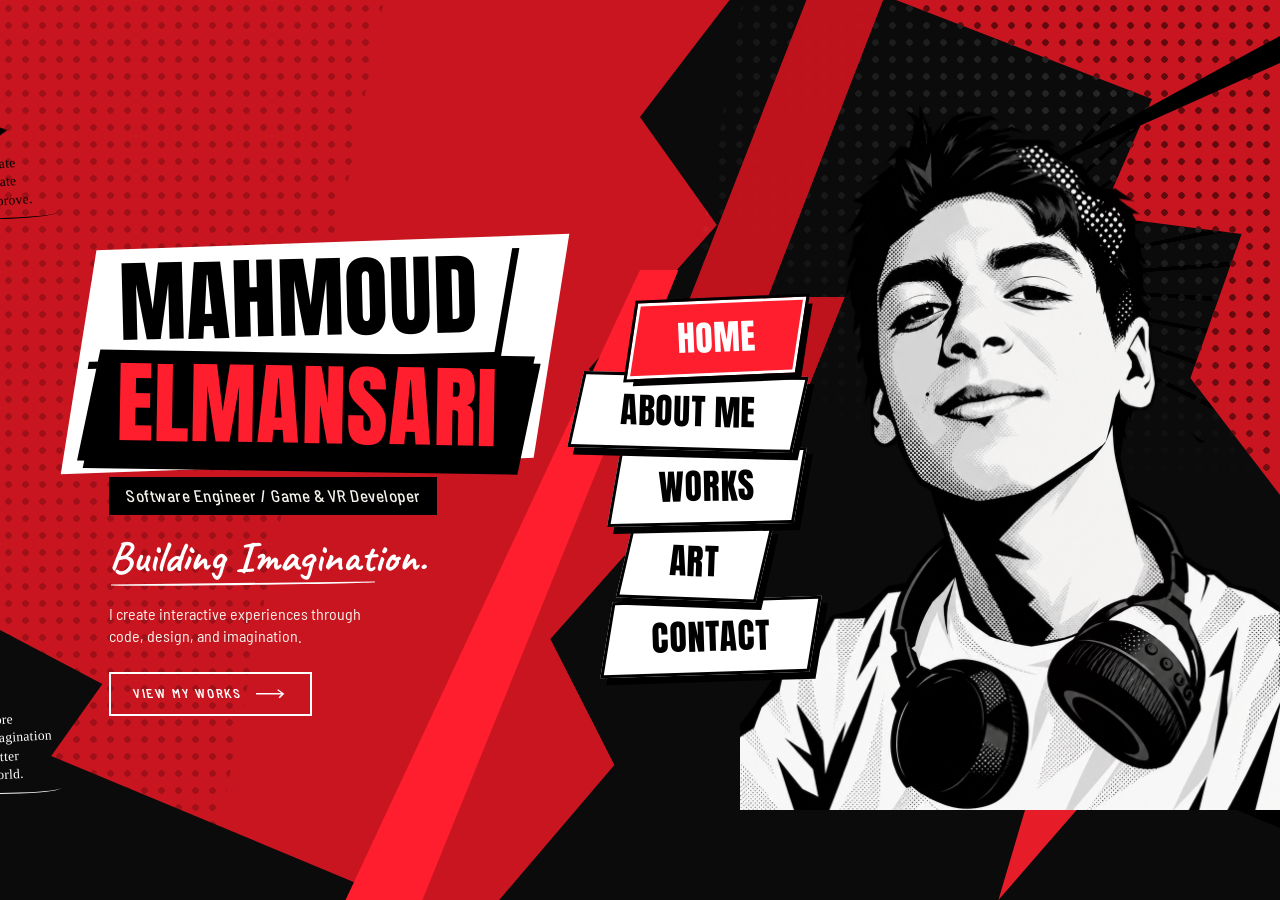
<file: index.html>
<!DOCTYPE html>
<html lang="en">
<head>
<meta charset="utf-8">
<meta name="viewport" content="width=device-width, initial-scale=1">
<title>Mahmoud Elmansari — Game &amp; VR Developer</title>
<meta name="description" content="Software engineer, game and VR developer. Building imagination in Unity.">

<meta property="og:title" content="Mahmoud Elmansari — Game &amp; VR Developer">
<meta property="og:description" content="Building imagination.">
<meta property="og:type" content="website">

<link rel="icon" href="home-assets/star.png">

<link rel="preconnect" href="https://fonts.googleapis.com">
<link rel="preconnect" href="https://fonts.gstatic.com" crossorigin>
<link href="https://fonts.googleapis.com/css2?family=Anton&family=Barlow+Semi+Condensed:wght@400;500;600&family=Caveat:wght@600;700&family=Permanent+Marker&display=swap" rel="stylesheet">

<link rel="stylesheet" href="css/style.css">
</head>

<body class="page-home">

<!-- =================================================================
     BACKGROUND
     Lives OUTSIDE the scaled frame and always fills the window, so
     there are never letterbox bars. Its shapes are percentage-based
     and abstract, so they reflow at any aspect without breaking.
     ================================================================= -->
<div class="bg" aria-hidden="true">
  <div class="bg-red"></div>
  <div class="bg-dots bg-dots--left"></div>
  <div class="bg-rays"></div>
  <div class="bg-dots bg-dots--right"></div>
  <div class="bg-shard-tr"></div>
  <div class="bg-dots bg-dots--shard"></div>
  <div class="bg-bolt-a"></div>
  <div class="bg-bolt-b"></div>
  <div class="bg-spike-tr"></div>
  <div class="bg-spike-br"></div>
  <div class="bg-shard-bl"></div>
  <div class="bg-slash"></div>
</div>

<!-- =================================================================
     VIEWPORT > FRAME
     Everything below is composed on a fixed 1600x900 canvas and
     scaled as one piece. Positions inside never change.
     ================================================================= -->
<div class="viewport">
<div class="frame">

  <div class="portrait">
    <img src="home-assets/home-portrait.png" alt="Portrait of Mahmoud Elmansari">
  </div>

  <div class="decor" aria-hidden="true">
    <span class="star star--tl"><img src="home-assets/star.png" alt=""></span>
    <span class="star star--br"><img src="home-assets/star.png" alt=""></span>
  </div>

  <p class="note note--tl" aria-hidden="true">Create<br>Iterate<br>Improve.<span class="note-swoosh"></span></p>
  <p class="note note--bl" aria-hidden="true">More<br>Imagination<br>Better<br>World.<span class="note-swoosh"></span></p>

  <main class="stage">

    <section class="identity">
      <h1 class="name">
        <span class="name-slab" aria-hidden="true"></span>
        <span class="name-line name-line--first"><span>Mahmoud</span></span>
        <span class="name-line name-line--last"><span>Elmansari</span></span>
      </h1>

      <p class="role"><span>Software Engineer / Game &amp; VR Developer</span></p>

      <p class="tagline">Building Imagination.</p>

      <p class="blurb">I create interactive experiences through<br>code, design, and imagination.</p>

      <a class="cta" href="works.html">
        <span>View my works</span>
        <svg class="cta-arrow" viewBox="0 0 40 12" aria-hidden="true">
          <path d="M0 6h34M28 1l6 5-6 5" fill="none" stroke="currentColor" stroke-width="1.8"/>
        </svg>
      </a>
    </section>

    <nav class="nav" aria-label="Main">
      <ul>
        <li><a class="nav-btn is-active" href="index.html" aria-current="page"><span>Home</span></a></li>
        <li><a class="nav-btn" href="about.html"><span>About Me</span></a></li>
        <li><a class="nav-btn" href="works.html"><span>Works</span></a></li>
        <li><a class="nav-btn" href="works.html#art"><span>Art</span></a></li>
        <li><a class="nav-btn" href="contact.html"><span>Contact</span></a></li>
      </ul>
    </nav>

  </main>

</div>
</div>

<script src="js/main.js"></script>
</body>
</html>
</file>
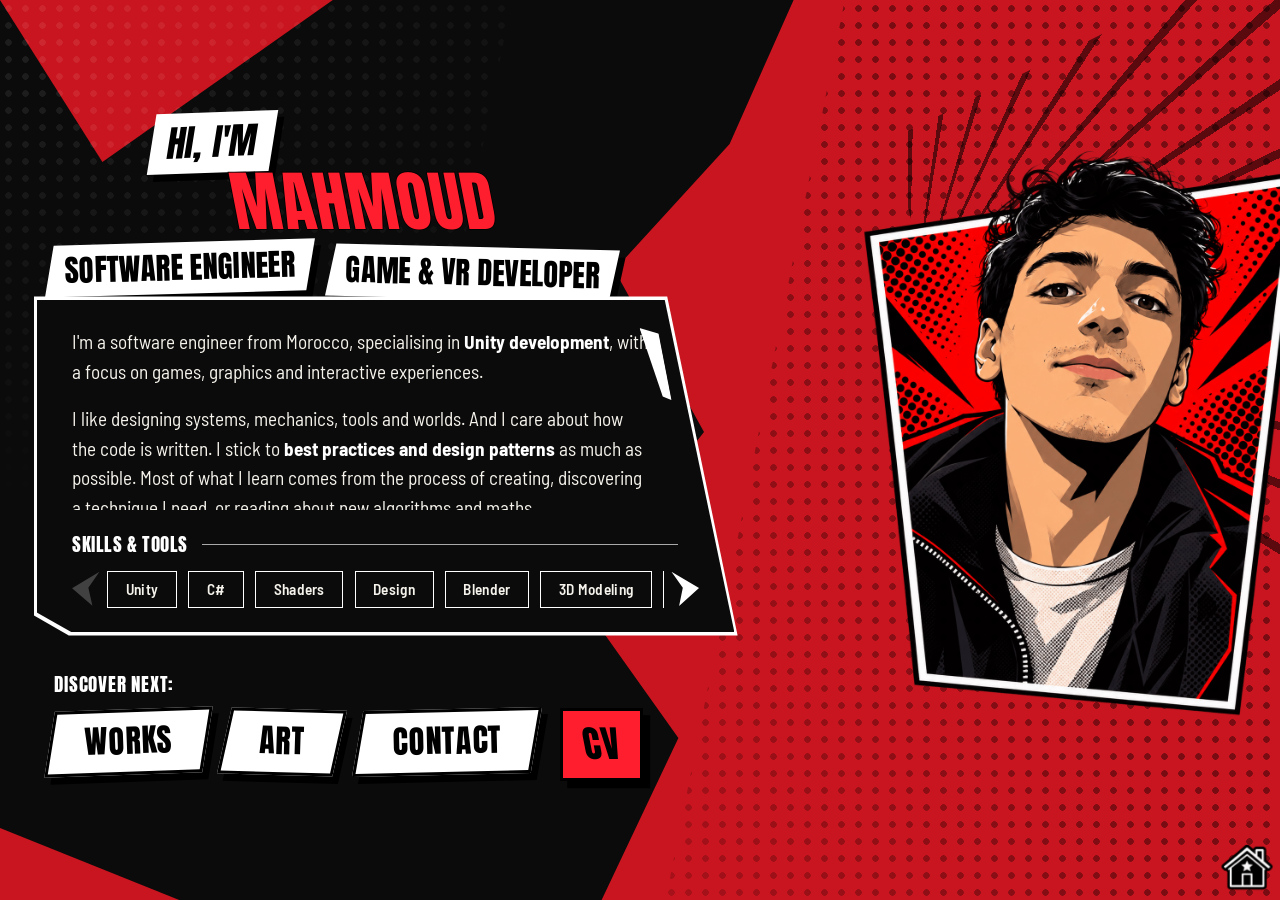
<file: about.html>
<!DOCTYPE html>
<html lang="en">
<head>
<meta charset="utf-8">
<meta name="viewport" content="width=device-width, initial-scale=1">
<title>About — Mahmoud Elmansari</title>
<meta name="description" content="Software engineer from Morocco specialising in Unity development — games, graphics and interactive experiences.">

<meta property="og:title" content="About — Mahmoud Elmansari">
<meta property="og:description" content="Software engineer from Morocco. Unity, games, graphics, interactive experiences.">
<meta property="og:type" content="website">

<link rel="icon" href="home-assets/star.png">

<link rel="preconnect" href="https://fonts.googleapis.com">
<link rel="preconnect" href="https://fonts.gstatic.com" crossorigin>
<link href="https://fonts.googleapis.com/css2?family=Anton&family=Barlow+Semi+Condensed:wght@400;500;600;700&family=Caveat:wght@600;700&family=Permanent+Marker&display=swap" rel="stylesheet">

<link rel="stylesheet" href="css/style.css">
<link rel="stylesheet" href="css/about.css">
</head>

<body class="page-about">

<!-- =================================================================
     BACKGROUND — fluid, fills the window at any aspect
     ================================================================= -->
<div class="bg" aria-hidden="true">
  <div class="bg-red"></div>
  <div class="bg-dots bg-dots--right"></div>
  <div class="bg-rays"></div>
  <div class="bg-spike-a"></div>
  <div class="bg-spike-b"></div>
  <div class="bg-dots bg-dots--left"></div>
</div>

<!-- =================================================================
     VIEWPORT > FRAME — composed on the 1600 x 900 canvas
     ================================================================= -->
<div class="viewport">
<div class="frame">

  <main class="stage">

    <!-- ---------- heading stack ---------- -->
    <header class="intro">
      <p class="intro-hi"><span>Hi, I'm</span></p>
      <h1 class="intro-name"><span>Mahmoud</span></h1>
      <p class="intro-roles">
        <span class="role-plate role-plate--a"><span>Software Engineer</span></span>
        <span class="role-plate role-plate--b"><span>Game &amp; VR Developer</span></span>
      </p>
    </header>

    <!-- ---------- bio panel ---------- -->
    <section class="panel">
      <div class="panel-inner">

        <div class="bio-wrap">
          <div class="bio">
            <p>I'm a software engineer from Morocco, specialising in
               <strong>Unity development</strong>, with a focus on games,
               graphics and interactive experiences.</p>
            <p>I like designing systems, mechanics, tools and
               worlds. And I care about how the code is written. I stick to
               <strong>best practices and design patterns</strong> as much as
               possible. Most of what I learn comes from the process of
               creating, discovering a technique I need, or reading about new
               algorithms and maths.</p>
            <p>I have been developing games and software since 2019, four years of that professionally. 
              During this period I have worked on many projects, including personal, freelance and studio projects.</p>
            <p>I'm also deeply into <strong>visual art and animation</strong>.
               I draw when I can. I'm always trying to improve my art
               skills and fundamentals.</p>
            <p>I'm always learning, exploring, and making new things, and I'm
               always open to new opportunities where we can build meaningful
               experiences.</p>
          </div>
          <div class="bio-scroll" aria-hidden="true"><span class="bio-thumb"></span></div>
        </div>

        <h2 class="skills-head"><span>Skills &amp; Tools</span></h2>
        <div class="skills-wrap">
          <button class="skills-arrow skills-arrow--prev" type="button" aria-label="Scroll skills left">
            <svg viewBox="0 0 32 40" aria-hidden="true"><polygon points="30,0 0,17 26,40 19,18"/></svg>
          </button>

          <ul class="skills">
            <li>Unity</li>
            <li>C#</li>
            <li>Shaders</li>
            <li>Design</li>
            <li>Blender</li>
            <li>3D Modeling</li>
            <li>Photoshop</li>
            <li>Painting</li>
            <li>Drawing</li>
            <li>UX/UI</li>
          </ul>

          <button class="skills-arrow skills-arrow--next" type="button" aria-label="Scroll skills right">
            <svg viewBox="0 0 32 40" aria-hidden="true"><polygon points="2,0 32,17 6,40 13,18"/></svg>
          </button>
        </div>

      </div>
    </section>

    <!-- ---------- onward navigation ---------- -->
    <nav class="discover" aria-label="Continue to">
      <p class="discover-label">Discover next:</p>
      <ul>
        <li><a class="nav-btn" href="works.html"><span>Works</span></a></li>
        <li><a class="nav-btn" href="works.html#art"><span>Art</span></a></li>
        <li><a class="nav-btn" href="contact.html"><span>Contact</span></a></li>
      </ul>
    </nav>

    <a class="cv" href="about-assets/CV_Mahmoud.pdf"
       download="Mahmoud-Elmansari-CV.pdf"
       aria-label="Download my CV as a PDF"><span>CV</span></a>

    <!-- ---------- portrait ---------- -->
    <div class="shot">
      <div class="shot-frame">
        <img src="about-assets/Me_Persona_5.png" alt="Portrait of Mahmoud Elmansari">
      </div>
    </div>

  </main>

</div>
</div>

<!-- home, outside the frame — a transformed ancestor would make
     position:fixed resolve against the frame instead of the window -->
<a class="home-link" href="index.html" aria-label="Back to home">
  <img src="general-assets/House_Icon_Persona.png" alt="">
</a>

<script src="js/main.js"></script>
</body>
</html>
</file>
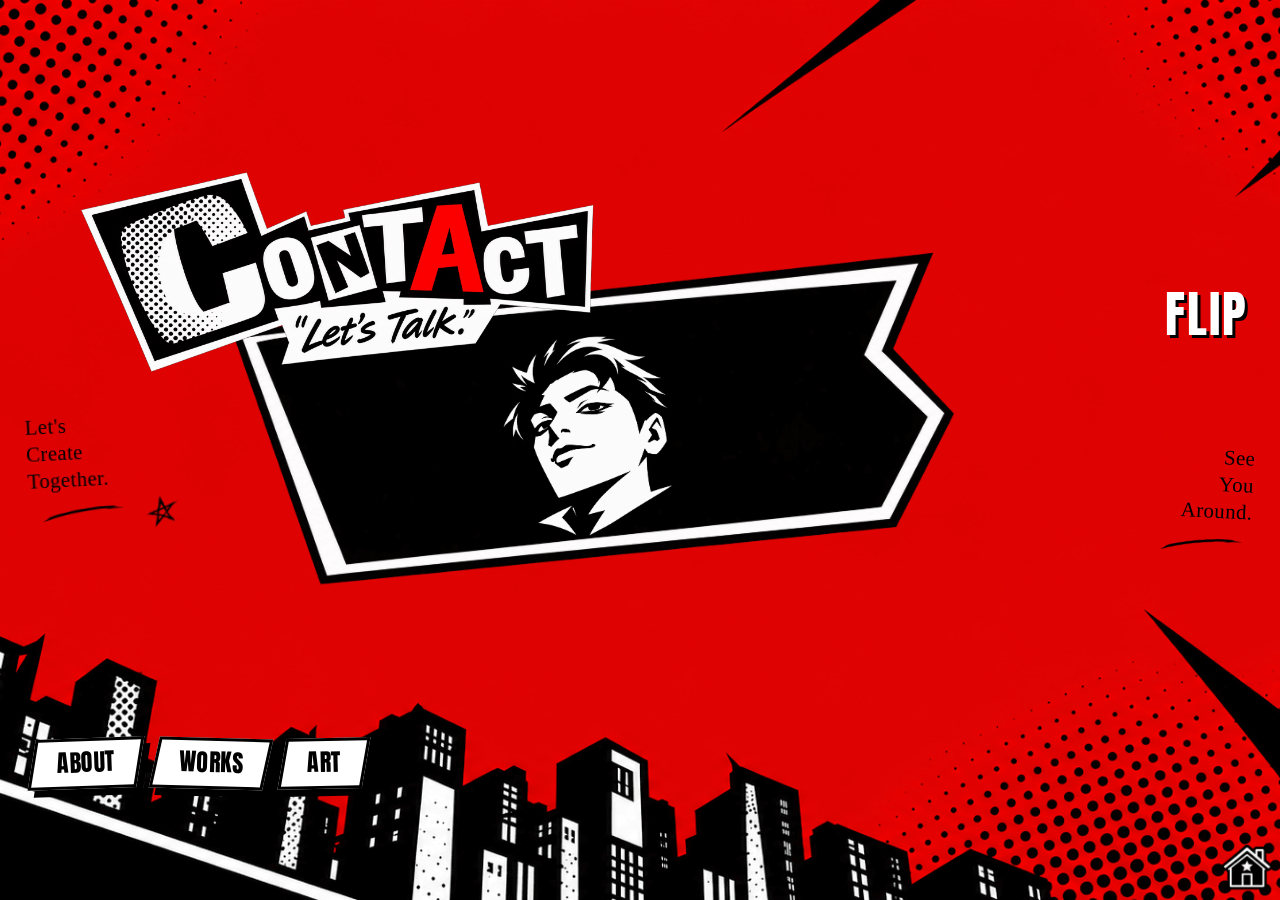
<file: contact.html>
<!DOCTYPE html>
<html lang="en">
<head>
<meta charset="utf-8">
<meta name="viewport" content="width=device-width, initial-scale=1">
<title>Contact — Mahmoud Elmansari</title>
<meta name="description" content="Get in touch with Mahmoud Elmansari — Unity developer, games, graphics and interactive experiences.">

<meta property="og:title" content="Contact — Mahmoud Elmansari">
<meta property="og:description" content="Let's talk.">
<meta property="og:type" content="website">

<link rel="icon" href="home-assets/star.png">

<link rel="preconnect" href="https://fonts.googleapis.com">
<link rel="preconnect" href="https://fonts.gstatic.com" crossorigin>
<link href="https://fonts.googleapis.com/css2?family=Anton&family=Barlow+Semi+Condensed:wght@400;500;600;700&family=Caveat:wght@600;700&family=Permanent+Marker&display=swap" rel="stylesheet">

<link rel="stylesheet" href="css/style.css">
<link rel="stylesheet" href="css/contact.css">
</head>

<body class="page-contact">

<!-- =================================================================
     BACKGROUND — the supplied artwork, covering the whole window
     ================================================================= -->
<div class="bg" aria-hidden="true">
  <img class="bg-art" src="contact-assets/background.png" alt="">
</div>

<!-- =================================================================
     VIEWPORT > FRAME — composed on the 1600 x 900 canvas
     ================================================================= -->
<div class="viewport">
<div class="frame">

  <main class="stage">

    <!-- ---------- the flip card ---------- -->
    <div class="card" id="card">
      <div class="card-inner">

        <!-- side A: the face -->
        <div class="card-face card-face--front">
          <img class="card-plate" src="contact-assets/Card_Front.png" alt="">
          <img class="card-portrait" src="contact-assets/Card_Back_Face.png"
               alt="Stylised portrait of Mahmoud Elmansari">
        </div>

        <!-- side B: the details -->
        <div class="card-face card-face--back">
          <img class="card-plate" src="contact-assets/Card_Front.png" alt="">

          <ul class="details">
            <li>
              <a href="mailto:mahmoudelmansari@gmail.com">
                <img src="contact-assets/Email_Icon.png" alt="" class="details-icon">
                <span>mahmoudelmansari@gmail.com</span>
              </a>
            </li>
            <li>
              <a href="https://www.instagram.com/mahmoudlmansari/"
                 target="_blank" rel="noopener">
                <img src="contact-assets/instagram_Icon.png" alt="" class="details-icon">
                <span>Instagram / Mahmoud Elmansari</span>
              </a>
            </li>
            <li>
              <a href="https://www.linkedin.com/in/mahmoud-el-mansari/"
                 target="_blank" rel="noopener">
                <img src="contact-assets/Linkedin_Icon.png" alt="" class="details-icon">
                <span>LinkedIn / Mahmoud Elmansari</span>
              </a>
            </li>
            <li>
              <a href="https://github.com/mahmoudelmansari"
                 target="_blank" rel="noopener">
                <img src="contact-assets/Github_Icon.png" alt="" class="details-icon">
                <span>GitHub / mahmoudelmansari</span>
              </a>
            </li>
          </ul>
        </div>

      </div>
    </div>

    <!-- ---------- title, sits over the card ---------- -->
    <img class="title" src="contact-assets/Contact_Title.png"
         alt="Contact — let's talk">

    <!-- ---------- flip control ---------- -->
    <button class="flip" type="button"
            aria-controls="card" aria-pressed="false"
            aria-label="Flip the card to see contact details">
      <span>Flip</span>
    </button>

    <!-- ---------- marginalia ---------- -->
    <p class="note note--left" aria-hidden="true">
      <span class="note-text">Let's<br>Create<br>Together.
        <img class="note-dash" src="contact-assets/dash_stroke.png" alt="">
      </span>
      <img class="note-star" src="contact-assets/star.png" alt="">
    </p>
    <p class="note note--right" aria-hidden="true">
      See<br>You<br>Around.
      <img class="note-dash" src="contact-assets/dash_stroke.png" alt="">
    </p>

    <!-- ---------- onward navigation ---------- -->
    <nav class="elsewhere" aria-label="Continue to">
      <ul>
        <li><a class="nav-btn" href="about.html"><span>About</span></a></li>
        <li><a class="nav-btn" href="works.html"><span>Works</span></a></li>
        <li><a class="nav-btn" href="works.html#art"><span>Art</span></a></li>
      </ul>
    </nav>

  </main>

</div>
</div>

<!-- home, outside the frame — a transformed ancestor would make
     position:fixed resolve against the frame instead of the window -->
<a class="home-link" href="index.html" aria-label="Back to home">
  <img src="general-assets/House_Icon_Persona.png" alt="">
</a>

<script src="js/main.js"></script>
</body>
</html>
</file>
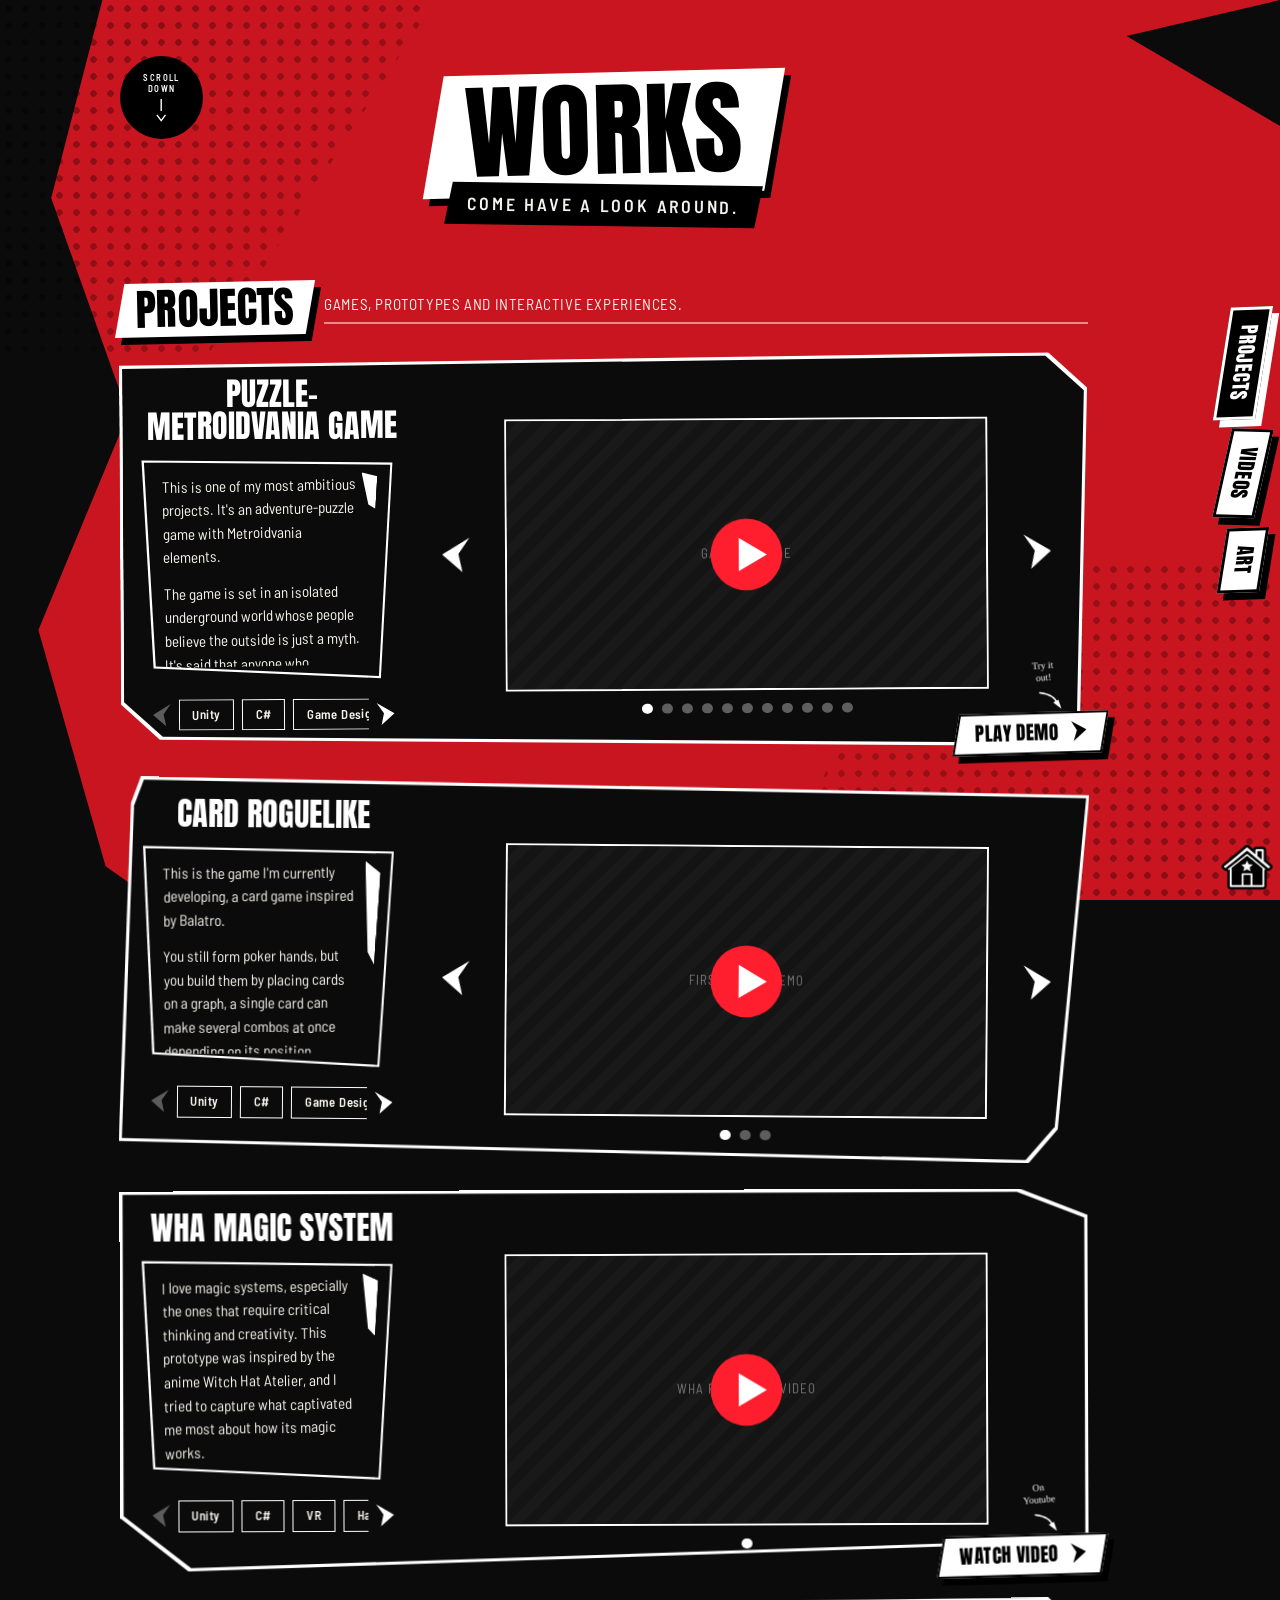
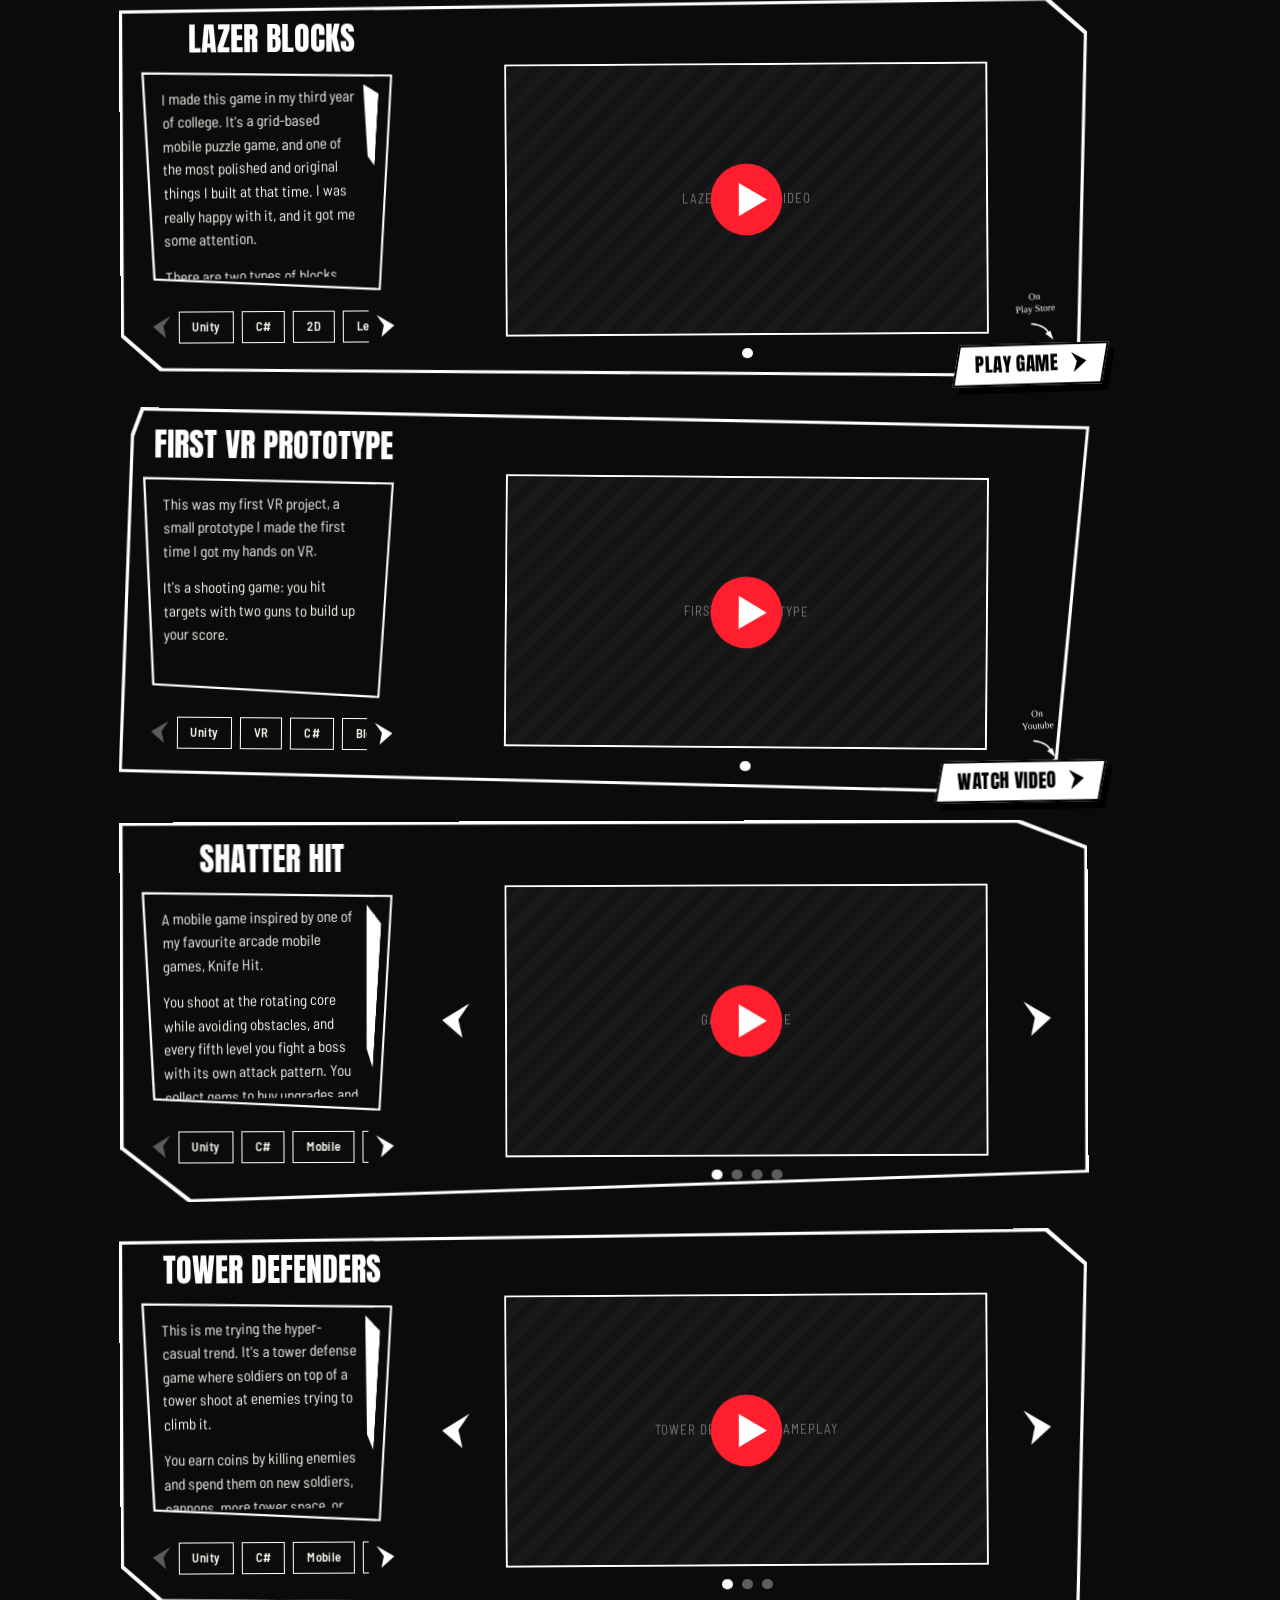
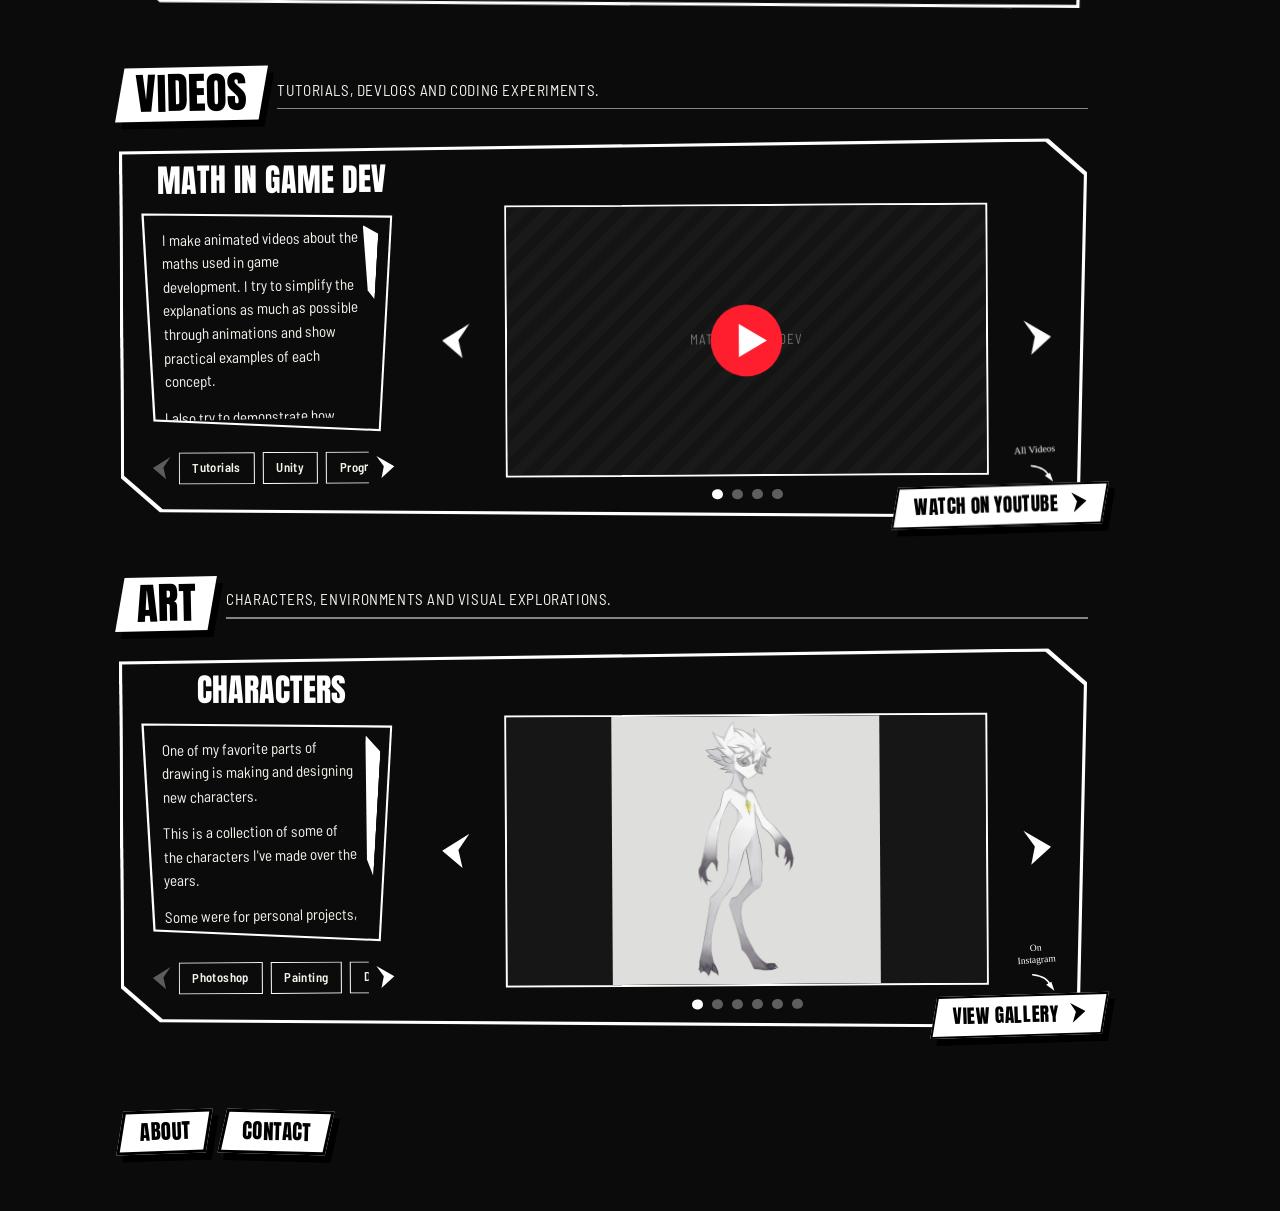
<file: works.html>
<!DOCTYPE html>
<html lang="en">
<head>
<meta charset="utf-8">
<meta name="viewport" content="width=device-width, initial-scale=1">
<title>Works — Mahmoud Elmansari</title>
<meta name="description" content="Games, videos and art by Mahmoud Elmansari. Unity projects, game development tutorials and visual work.">

<meta property="og:title" content="Works — Mahmoud Elmansari">
<meta property="og:description" content="Come have a look around.">
<meta property="og:type" content="website">

<link rel="icon" href="home-assets/star.png">

<link rel="preconnect" href="https://fonts.googleapis.com">
<link rel="preconnect" href="https://fonts.gstatic.com" crossorigin>
<link href="https://fonts.googleapis.com/css2?family=Anton&family=Barlow+Semi+Condensed:wght@400;500;600;700&family=Caveat:wght@600;700&family=Permanent+Marker&display=swap" rel="stylesheet">

<link rel="stylesheet" href="css/style.css">
<link rel="stylesheet" href="css/works.css">
</head>

<body class="page-works">

<!-- =================================================================
     BACKGROUND — fixed, fills the window, scrolls nothing
     ================================================================= -->
<div class="bg" aria-hidden="true">
  <div class="bg-red"></div>
  <div class="bg-dots bg-dots--tl"></div>
  <div class="bg-dots bg-dots--br"></div>
  <div class="bg-slash-a"></div>
  <div class="bg-slash-b"></div>
</div>

<!-- =================================================================
     STICKY JUMP NAV
     ================================================================= -->
<nav class="jump" aria-label="Jump to section">
  <ul id="jumpList"><!-- built by works.js --></ul>
</nav>

<!-- =================================================================
     PAGE
     ================================================================= -->
<main class="works">

  <header class="works-head">
    <h1><span>Works</span></h1>
    <p class="works-sub"><span>Come have a look around.</span></p>

    <p class="scroll-cue" aria-hidden="true">
      <span>Scroll<br>Down</span>
      <svg viewBox="0 0 24 56">
        <line x1="12" y1="0" x2="12" y2="26"/>
        <polyline points="3,38 12,50 21,38"/>
      </svg>
    </p>
  </header>

  <div id="sections"><!-- built by works.js --></div>

  <footer class="works-foot">
    <ul class="works-elsewhere">
      <li><a class="nav-btn" href="about.html"><span>About</span></a></li>
      <li><a class="nav-btn" href="contact.html"><span>Contact</span></a></li>
    </ul>
  </footer>

</main>

<!-- home, bottom right — same place as every other page -->
<a class="home-link" href="index.html" aria-label="Back to home">
  <img src="general-assets/House_Icon_Persona.png" alt="">
</a>

<script src="js/works-data.js"></script>
<script src="js/works.js"></script>
<script src="js/main.js"></script>
</body>
</html>
</file>
<file: css/style.css>
/* =====================================================================
   Mahmoud Elmansari — personal site
   style.css

   HOW THIS PAGE SCALES
   --------------------
   The composition is designed once on a fixed 1600 x 900 canvas, then
   scaled uniformly to fit the window — the same idea as a Canvas Scaler
   with a reference resolution.

   --u is the size of one design pixel at the current window size.
   Every measurement inside the frame is written as calc(var(--u) * N),
   where N is the number of pixels it would be on the 1600x900 canvas.

   So: a 112px headline is calc(var(--u) * 112). An element 110px from
   the left is left:calc(var(--u) * 110). Nothing is fluid, nothing
   drifts, and the layout cannot break at any window size.

   The background sits OUTSIDE the frame and fills the whole window,
   so there are never letterbox bars around the scaled composition.

   Below 760px wide the frame is switched off entirely and a separate
   flowing mobile layout takes over (section 12).
   ===================================================================== */

/* ---------------------------------------------------------------
   1. TOKENS
   --------------------------------------------------------------- */
:root{
  /* the scaler --------------------------------------------------- */
  --design-w: 1600;
  --design-h: 900;
  --u: min(100vw / 1600, 100vh / 900);   /* one design pixel */

  /* colour ------------------------------------------------------- */
  --red:        #C9151F;
  --red-hot:    #FF1E2D;
  --black:      #0B0B0B;
  --black-pure: #000000;
  --white:      #F6F3EC;
  --white-pure: #FFFFFF;

  /* geometry (design px) ---------------------------------------- */
  --skew:       -11deg;
  --pop:        calc(var(--u) * 9);
  --edge:       calc(var(--u) * 4);

  /* type --------------------------------------------------------- */
  --f-display:  "Anton", "Arial Narrow", Impact, sans-serif;
  --f-text:     "Barlow Semi Condensed", "Arial Narrow", sans-serif;
  --f-hand:     "Permanent Marker", cursive;
  --f-script:   "Caveat", cursive;

  /* sizes, in design px ----------------------------------------- */
  --s-name:     calc(var(--u) * 112);
  --s-nav:      calc(var(--u) * 44);
  --s-role:     calc(var(--u) * 21);
  --s-tagline:  calc(var(--u) * 54);
  --s-body:     calc(var(--u) * 20);
  --s-cta:      calc(var(--u) * 16);
  --s-note:     calc(var(--u) * 17);

  /* composition anchors, in design px --------------------------- */
  --identity-x: 110;      /* left edge of the name block          */
  --identity-y: 195;      /* top edge of the name block           */
  --sub-indent: 26;       /* extra indent for role/tagline/blurb/cta */
  --nav-x:      690;      /* left edge of the nav column          */
  --nav-y:      262;      /* top edge of the nav column           */
  --nav-w:      340;      /* nav column width (plates centre in it) */
}

/* ---------------------------------------------------------------
   2. RESET
   --------------------------------------------------------------- */
*,*::before,*::after{box-sizing:border-box}
html,body{margin:0;padding:0;height:100%}
/* the skewed plates and their hard shadows sit slightly outside their
   boxes. Without this the page picks up a sideways scrollbar and the
   composition can be dragged off-centre. html matters as much as body:
   if only body is clipped, html still scrolls. */
html{overflow-x:hidden}
html{-webkit-text-size-adjust:100%}

body{
  background:var(--black);
  color:var(--white);
  font-family:var(--f-text);
  line-height:1.4;
  overflow:hidden;
}

img{display:block;max-width:100%}
ul{list-style:none;margin:0;padding:0}
a{text-decoration:none;color:inherit}

:focus-visible{outline:calc(var(--u) * 3) solid var(--white-pure);outline-offset:calc(var(--u) * 5)}

/* ---------------------------------------------------------------
   3. BACKGROUND — fluid, fills the window at any aspect
   --------------------------------------------------------------- */
.bg{position:fixed;inset:0;z-index:0;pointer-events:none;overflow:hidden}
.bg > *{position:absolute;inset:0}

.bg-red{
  background:var(--red);
  clip-path:polygon(
    0 0, 57% 0, 50% 13%, 56% 25%, 46% 41%,
    53% 55%, 43% 71%, 48% 85%, 39% 100%, 0 100%
  );
}

.bg-shard-bl{
  background:var(--black);
  clip-path:polygon(0 70%, 8% 76%, 4% 84%, 31% 100%, 0 100%);
}

.bg-slash{
  background:var(--red-hot);
  clip-path:polygon(27% 100%, 50% 30%, 53% 30%, 33% 100%);
}

.bg-shard-tr{
  background:var(--red);
  clip-path:polygon(70% 0, 100% 0, 100% 55%, 93% 42%, 97% 26%, 86% 24%, 90% 11%);
}

.bg-rays{
  top:-24%; right:-14%; left:auto; bottom:auto;
  width:78vmax; height:78vmax;
  background:repeating-conic-gradient(
    from 168deg at 50% 50%,
    var(--black-pure) 0deg 1.1deg,
    transparent      1.1deg 7.5deg
  );
  opacity:.85;
  clip-path:polygon(52% 42%, 100% 8%, 100% 62%, 74% 66%);
}

.bg-bolt-a{
  background:var(--red);
  clip-path:polygon(63% 0, 69% 0, 60% 33%, 66% 33%, 55% 72%, 58% 40%, 52% 40%);
  opacity:.95;
}
.bg-bolt-b{
  background:var(--red-hot);
  clip-path:polygon(88% 62%, 92% 62%, 85% 82%, 89% 82%, 78% 100%, 83% 76%, 80% 76%);
  opacity:.9;
}

.bg-spike-tr{background:var(--black-pure);clip-path:polygon(100% 4%, 100% 7%, 78% 21%)}
.bg-spike-br{background:var(--black-pure);clip-path:polygon(100% 88%, 100% 92%, 70% 74%)}

/* halftone — one dot grid, masked so the field thins out */
.bg-dots{
  background-image:radial-gradient(circle, currentColor 3.1px, transparent 3.3px);
  background-size:17px 17px;
}
.bg-dots--left{
  color:var(--black-pure);
  opacity:.20;
  clip-path:polygon(0 0, 30% 0, 16% 100%, 0 100%);
  -webkit-mask-image:linear-gradient(100deg,#000 0%,#000 32%,transparent 88%);
          mask-image:linear-gradient(100deg,#000 0%,#000 32%,transparent 88%);
}
.bg-dots--right{
  color:var(--white-pure);
  opacity:.13;
  clip-path:polygon(58% 0, 100% 0, 100% 74%, 46% 100%);
  -webkit-mask-image:radial-gradient(70% 60% at 92% 10%,#000 0%,transparent 78%);
          mask-image:radial-gradient(70% 60% at 92% 10%,#000 0%,transparent 78%);
}
.bg-dots--shard{
  color:var(--black-pure);
  opacity:.5;
  clip-path:polygon(70% 0, 100% 0, 100% 55%, 93% 42%, 97% 26%, 86% 24%, 90% 11%);
  -webkit-mask-image:linear-gradient(215deg,#000 0%,#000 18%,transparent 72%);
          mask-image:linear-gradient(215deg,#000 0%,#000 18%,transparent 72%);
}

/* ---------------------------------------------------------------
   4. THE SCALED FRAME
   --------------------------------------------------------------- */
.viewport{
  position:fixed;inset:0;z-index:2;
  display:grid;place-items:center;
  overflow:hidden;
}

.frame{
  position:relative;
  width:calc(var(--u) * var(--design-w));
  height:calc(var(--u) * var(--design-h));
}

/* everything inside the frame is absolutely placed on the canvas */
.stage{position:absolute;inset:0}

/* ---------------------------------------------------------------
   5. PORTRAIT
   --------------------------------------------------------------- */
.portrait{
  position:absolute;
  right:0;bottom:0;
  width:calc(var(--u) * 780);
  height:calc(var(--u) * 900);
  z-index:1;
  pointer-events:none;
}
.portrait img{
  height:100%;width:100%;
  object-fit:contain;
  object-position:bottom right;
}

/* ---------------------------------------------------------------
   6. STARS
   --------------------------------------------------------------- */
.decor{position:absolute;inset:0;z-index:3;pointer-events:none}

/* stars are a PNG asset (home-assets/star.png) */
.star{position:absolute;display:block}
.star img{width:100%;height:100%;object-fit:contain}

.star--tl{
  top:calc(var(--u) * -70); left:calc(var(--u) * -210);
  width:calc(var(--u) * 250); height:calc(var(--u) * 250);
  transform:rotate(10deg);
}
.star--br{
  bottom:calc(var(--u) * 22); right:calc(var(--u) * -130);
  width:calc(var(--u) * 50); height:calc(var(--u) * 50);
  transform:rotate(14deg);
}

/* ---------------------------------------------------------------
   7. MARGINALIA
   --------------------------------------------------------------- */
.note{
  position:absolute;z-index:4;margin:0;
  font-family:var(--f-hand);
  font-size:var(--s-note);
  line-height:1.35;
  letter-spacing:.02em;
  pointer-events:none;
}
.note--tl{
  top:calc(var(--u) * 80); left:calc(var(--u) * -25);
  color:var(--black-pure); transform:rotate(-4deg);
}
.note--bl{
  bottom:calc(var(--u) * 20); left:calc(var(--u) * -20);
  color:var(--white-pure); transform:rotate(-3deg);
}

.note-swoosh{
  display:block;width:5.5em;height:.5em;margin-top:.25em;
  border-bottom:calc(var(--u) * 2) solid currentColor;
  border-radius:0 0 90% 10%;
  transform:rotate(3deg);
}

/* ---------------------------------------------------------------
   8. IDENTITY
   --------------------------------------------------------------- */
.identity{
  position:absolute;z-index:5;
  left:calc(var(--u) * var(--identity-x));
  top:calc(var(--u) * var(--identity-y));
  width:calc(var(--u) * 680);
}

.name{
  position:relative;
  width:max-content;
  margin:0 0 calc(var(--u) * 16);
  font-weight:400;line-height:1;
}

.name-slab{
  position:absolute;
  top:-.18em;left:-.34em;right:-1.1em;bottom:-.1em;
  background:var(--white-pure);
  transform:skewX(var(--skew)) rotate(-2deg);
  z-index:0;
}

.name-line{
  position:relative;z-index:1;
  display:table;
  font-family:var(--f-display);
  font-size:var(--s-name);
  letter-spacing:.005em;
  text-transform:uppercase;
  padding:.09em .3em .15em;
  box-shadow:var(--pop) var(--pop) 0 var(--black-pure);
}
.name-line span{display:block;transform:skewX(calc(var(--skew) * -1))}

.name-line--first{
  background:var(--white-pure);
  color:var(--black-pure);
  margin-left:.05em;
  transform:skewX(var(--skew)) rotate(-1.4deg);
}
.name-line--last{
  background:var(--black-pure);
  color:var(--red-hot);
  margin-top:-.05em;
  transform:skewX(var(--skew)) rotate(.9deg);
}

.role{
  display:table;
  margin:0 0 calc(var(--u) * 26) calc(var(--u) * var(--sub-indent));
  background:var(--black-pure);
  color:var(--white);
  font-size:var(--s-role);
  font-weight:500;
  letter-spacing:.03em;
  padding:.45em 1em;
  transform:skewX(var(--skew)) rotate(-.8deg);
}
.role span{display:block;transform:skewX(calc(var(--skew) * -1))}

.tagline{
  display:table;position:relative;
  margin:0 0 calc(var(--u) * 22) calc(var(--u) * var(--sub-indent));
  font-family:var(--f-script);
  font-weight:700;
  font-size:var(--s-tagline);
  line-height:1;
  color:var(--white-pure);
  padding-bottom:.14em;
  transform:rotate(-1.6deg);
}
.tagline::after{
  content:"";position:absolute;left:.05em;right:1.2em;bottom:0;
  height:calc(var(--u) * 3);
  background:var(--white-pure);
  border-radius:0 0 60% 40%;
  transform:rotate(-.6deg);
}

.blurb{
  margin:0 0 calc(var(--u) * 30) calc(var(--u) * var(--sub-indent));
  font-size:var(--s-body);
  color:var(--white);
}

.cta{
  display:inline-flex;align-items:center;gap:1.1em;
  margin-left:calc(var(--u) * var(--sub-indent));
  border:calc(var(--u) * 3) solid var(--white-pure);
  color:var(--white-pure);
  font-weight:600;
  font-size:var(--s-cta);
  letter-spacing:.14em;
  text-transform:uppercase;
  padding:.9em 1.7em;
  transform:skewX(var(--skew)) rotate(-1deg);
  transition:background .07s steps(2), color .07s steps(2), box-shadow .07s steps(2);
}
.cta > *{transform:skewX(calc(var(--skew) * -1))}
.cta-arrow{width:2.5em;height:auto}
.cta:hover,.cta:focus-visible{
  background:var(--white-pure);
  color:var(--black-pure);
  box-shadow:var(--pop) var(--pop) 0 var(--black-pure);
}

/* ---------------------------------------------------------------
   9. NAV
   --------------------------------------------------------------- */
.nav{
  position:absolute;z-index:5;
  left:calc(var(--u) * var(--nav-x));
  top:calc(var(--u) * var(--nav-y));
  width:calc(var(--u) * var(--nav-w));
}
.nav ul{display:flex;flex-direction:column;align-items:center}

.nav li{margin-top:-.1em}
.nav li:first-child{margin-top:0}

/* per-plate placement: --tilt is rotation, --slide offsets it
   horizontally from the stack's centre axis */
.nav li:nth-child(1){--tilt:-2.4deg; --slide:1.6em; z-index:5}
.nav li:nth-child(2){--tilt: 1.5deg; --slide:0;     z-index:4}
.nav li:nth-child(3){--tilt:-1.2deg; --slide:1.1em; z-index:3}
.nav li:nth-child(4){--tilt: 2.1deg; --slide:.35em; z-index:2}
.nav li:nth-child(5){--tilt:-1.8deg; --slide:1.3em; z-index:1}

.nav-btn{
  display:block;
  margin-left:var(--slide);
  background:var(--white-pure);
  color:var(--black-pure);
  font-family:var(--f-display);
  font-size:var(--s-nav);
  letter-spacing:.02em;
  text-transform:uppercase;
  text-align:center;
  white-space:nowrap;
  padding:.28em 1.2em .32em;
  border:var(--edge) solid var(--black-pure);
  transform:skewX(var(--skew)) rotate(var(--tilt));
  box-shadow:var(--pop) var(--pop) 0 var(--black-pure);
  transition:transform .07s steps(2), box-shadow .07s steps(2),
             background .07s steps(2), color .07s steps(2);
}
.nav-btn span{display:block;transform:skewX(calc(var(--skew) * -1))}

.nav-btn:hover,.nav-btn:focus-visible{
  transform:skewX(var(--skew)) rotate(var(--tilt))
            translate(calc(var(--u) * -4), calc(var(--u) * -4));
  box-shadow:calc(var(--u) * 7) calc(var(--u) * 7) 0 var(--black-pure);
}

.nav-btn.is-active{
  background:var(--red-hot);
  color:var(--white-pure);
  border-color:var(--white-pure);
  outline:var(--edge) solid var(--black-pure);
  outline-offset:0;
}
.nav-btn.is-active:focus-visible{
  outline-color:var(--white-pure);
  outline-offset:calc(var(--u) * 5);
}

/* ---------------------------------------------------------------
   9b. HOME LINK  (shared by every inner page)
   position:fixed, NOT absolute. The frame is centred and letterboxed,
   so anything anchored to it drifts away from the screen corner as the
   window's aspect ratio changes. --u still scales the size.
   --------------------------------------------------------------- */
.home-link{
  position:fixed;z-index:40;
  right:calc(var(--u) * 0);
  bottom:calc(var(--u) * 0);
  width:calc(var(--u) * 82);
  height:calc(var(--u) * 82);
  display:block;
  transition:transform .09s steps(2);
}
.home-link img{width:100%;height:100%;object-fit:contain}
.home-link:hover,.home-link:focus-visible{
  transform:translateY(calc(var(--u) * -4)) rotate(-3deg);
}

@media (max-width:760px){
  .home-link{right:1rem;bottom:1rem;width:44px;height:44px}
}

/* ---------------------------------------------------------------
   9d. CONTACT MORPH
   The clicked CONTACT plate lifts out of the nav, spins and grows
   toward the size of the contact card. The Contact page then picks
   the motion up where this left off, so the plate appears to become
   the card.
   --------------------------------------------------------------- */
.morph{
  position:fixed;
  z-index:210;
  pointer-events:none;
  transform-origin:50% 50%;
  will-change:transform;
}
.morph .nav-btn{
  width:100%;
  height:100%;
  display:flex;
  align-items:center;
  justify-content:center;
}
/* the wording fades as the plate becomes a slab — stretched text
   would give the morph away */
.morph .nav-btn span{
  transition:opacity .18s linear;
  opacity:0;
}

/* ---------------------------------------------------------------
   10. ENTRANCE — one sequence, then stillness
   --------------------------------------------------------------- */
.identity > *,.nav li,.portrait,.note,.star{opacity:0}

body.is-ready .identity > *{animation:slam .42s cubic-bezier(.2,.9,.3,1) forwards}
body.is-ready .identity > *:nth-child(1){animation-delay:.05s}
body.is-ready .identity > *:nth-child(2){animation-delay:.13s}
body.is-ready .identity > *:nth-child(3){animation-delay:.21s}
body.is-ready .identity > *:nth-child(4){animation-delay:.29s}
body.is-ready .identity > *:nth-child(5){animation-delay:.37s}

body.is-ready .nav li{animation:slam-right .38s cubic-bezier(.2,.9,.3,1) forwards}
body.is-ready .nav li:nth-child(1){animation-delay:.30s}
body.is-ready .nav li:nth-child(2){animation-delay:.37s}
body.is-ready .nav li:nth-child(3){animation-delay:.44s}
body.is-ready .nav li:nth-child(4){animation-delay:.51s}
body.is-ready .nav li:nth-child(5){animation-delay:.58s}

body.is-ready .portrait{animation:fade-up .6s ease-out .16s forwards}

/* stars and notes only fade — a transform keyframe would wipe rotation */
body.is-ready .star{animation:fade-in .5s ease-out .62s forwards}
body.is-ready .note{animation:fade-in .5s ease-out .78s forwards}

@keyframes slam      {from{opacity:0;transform:translateX(-3em)} to{opacity:1;transform:none}}
@keyframes slam-right{from{opacity:0;transform:translateX(3em)}  to{opacity:1;transform:none}}
@keyframes fade-up   {from{opacity:0;transform:translateY(2em)}  to{opacity:1;transform:none}}
@keyframes fade-in   {from{opacity:0} to{opacity:1}}

/* ---------------------------------------------------------------
   11. VERY WIDE / VERY TALL WINDOWS
   The frame stays centred; the background fills the rest. Nothing
   here needs a breakpoint — this block only stops the composition
   from becoming absurdly small in an extreme sliver of a window.
   --------------------------------------------------------------- */
@media (min-aspect-ratio:2.6/1){
  :root{--u:min(100vw / 2100, 100vh / 900)}
}

/* ---------------------------------------------------------------
   12. MOBILE — frame off, real flowing layout
   --------------------------------------------------------------- */
@media (max-width:760px){
  :root{
    --u:1px;                       /* stop scaling; use real pixels */
    --pop:6px;
    --edge:3px;
    --s-name:clamp(2.1rem, 11.5vw, 3.6rem);
    --s-nav:1.2rem;
    --s-role:.85rem;
    --s-tagline:clamp(1.5rem, 8vw, 2.2rem);
    --s-body:1rem;
    --s-cta:.8rem;
  }

  body{overflow-y:auto}

  .viewport{position:static;display:block;overflow:visible}
  .frame{width:auto;height:auto;min-height:100svh;
         display:flex;flex-direction:column;justify-content:center;
         gap:2rem;padding:clamp(1.25rem,6vw,2rem)}

  .stage{position:static;display:contents}

  .identity{position:static;width:auto}
  .name{margin-bottom:1rem}
  .name-slab{right:-.5em}
  .role,.tagline,.blurb,.cta{margin-left:0}
  .blurb{display:none}

  .nav{position:static;width:auto;order:2}
  .nav ul{flex-direction:row;flex-wrap:wrap;gap:.75em .6em;align-items:flex-start}
  .nav li{margin:0}
  .nav-btn{margin-left:0;padding:.24em .85em .28em}

  .portrait{
    position:fixed;
    right:-16%;bottom:0;
    width:112%;height:62svh;
    opacity:.3;z-index:0;
  }

  .decor,.note{display:none}

  /* background reshaped for a portrait window */
  .bg-red{clip-path:polygon(0 0,100% 0,100% 58%,62% 66%,68% 74%,0 80%)}
  .bg-shard-tr,.bg-rays,.bg-bolt-a,.bg-bolt-b,
  .bg-spike-tr,.bg-spike-br,.bg-dots--shard{display:none}
  .bg-dots--left{clip-path:polygon(0 0,100% 0,100% 22%,0 30%)}
  .bg-dots--right{clip-path:polygon(0 62%,100% 52%,100% 100%,0 100%)}
}

/* ---------------------------------------------------------------
   13. ACCESSIBILITY
   --------------------------------------------------------------- */
@media (prefers-reduced-motion:reduce){
  .identity > *,.nav li,.portrait,.note,.star{opacity:1;animation:none !important}
  *{transition-duration:.01ms !important}
}

@media print{
  .bg,.decor,.note{display:none}
  body{overflow:visible;background:#fff;color:#000}
}
</file>
<file: css/about.css>
/* =====================================================================
   about.css — About Me page
   Loads AFTER style.css, which supplies the tokens, the reset and the
   1600 x 900 scaler. Every number below is a design pixel on that
   canvas, written as calc(var(--u) * N).
   ===================================================================== */

/* ---------------------------------------------------------------
   1. BACKGROUND
   Mirror image of the home page: black on the left, red on the
   right, with the portrait sitting in the red.
   --------------------------------------------------------------- */
.page-about .bg-red{
  background:var(--red);
  clip-path:polygon(
    62% 0, 100% 0, 100% 100%, 47% 100%,
    53% 82%, 45% 66%, 55% 48%, 48% 30%, 57% 16%
  );
}

.page-about .bg-rays{
  top:-16%; right:-8%; left:auto; bottom:auto;
  width:74vmax; height:74vmax;
  background:repeating-conic-gradient(
    from 152deg at 50% 50%,
    var(--black-pure) 0deg 1.2deg,
    transparent      1.2deg 8deg
  );
  opacity:.55;
  clip-path:polygon(48% 30%, 100% 4%, 100% 74%, 62% 82%);
}

.page-about .bg-spike-a{
  background:var(--red);
  clip-path:polygon(0 0, 26% 0, 8% 18%);
}
.page-about .bg-spike-b{
  background:var(--red);
  clip-path:polygon(0 92%, 14% 100%, 0 100%);
}

.page-about .bg-dots--right{
  color:var(--black-pure);
  opacity:.4;
  clip-path:polygon(66% 0, 100% 0, 100% 100%, 52% 100%);
  -webkit-mask-image:linear-gradient(250deg,#000 0%,#000 26%,transparent 82%);
          mask-image:linear-gradient(250deg,#000 0%,#000 26%,transparent 82%);
}
.page-about .bg-dots--left{
  color:var(--white-pure);
  opacity:.08;
  clip-path:polygon(0 0, 40% 0, 26% 100%, 0 100%);
  -webkit-mask-image:radial-gradient(80% 70% at 4% 6%,#000 0%,transparent 76%);
          mask-image:radial-gradient(80% 70% at 4% 6%,#000 0%,transparent 76%);
}

/* ---------------------------------------------------------------
   2. HEADING STACK
   --------------------------------------------------------------- */
.intro{
  position:absolute;z-index:5;
  left:calc(var(--u) * 62);
  top:calc(var(--u) * 28);
  width:calc(var(--u) * 900);
}

/* shared look for the white label plates */
.intro-hi span,
.role-plate{
  display:inline-block;
  background:var(--white-pure);
  color:var(--black-pure);
  font-family:var(--f-display);
  text-transform:uppercase;
  letter-spacing:.01em;
  transform:skewX(var(--skew)) rotate(var(--tilt,0deg));
  box-shadow:var(--pop) var(--pop) 0 var(--black-pure);
}
.intro-hi span > *,
.role-plate > span{display:block;transform:skewX(calc(var(--skew) * -1))}

.intro-hi{
  margin:0 0 calc(var(--u) * -6) calc(var(--u) * 128);
  --tilt:-2deg;
}
.intro-hi span{
  font-size:calc(var(--u) * 46);
  padding:.1em .42em .16em;
}

.intro-name{
  margin:0 0 calc(var(--u) * 10) calc(var(--u) * 228);
  font-family:var(--f-display);
  font-size:calc(var(--u) * 82);
  font-weight:400;
  line-height:1;
  color:var(--red-hot);
  text-transform:uppercase;
  letter-spacing:.01em;
  transform:skewX(var(--skew)) rotate(1.2deg);
  -webkit-text-stroke:calc(var(--u) * 2) var(--black-pure);
  paint-order:stroke fill;
}
.intro-name span{display:block;transform:skewX(calc(var(--skew) * -1))}

.intro-roles{
  display:flex;
  align-items:flex-start;
  gap:calc(var(--u) * 26);
  margin:0;
}
.role-plate{font-size:calc(var(--u) * 38);padding:.12em .5em .18em}
.role-plate--a{--tilt:-1.6deg}
.role-plate--b{--tilt:1.4deg;margin-top:calc(var(--u) * 6)}

/* ---------------------------------------------------------------
   3. BIO PANEL
   Two nested clipped boxes: the outer is white and acts as the
   keyline, the inner is black and inset by a few design pixels.
   A real border can't be used because clip-path would cut it off.

   The panel has a FIXED height. Extra bio text scrolls inside it
   rather than pushing the panel down into the buttons below.
   --------------------------------------------------------------- */
.panel{
  position:absolute;z-index:5;
  left:calc(var(--u) * 42);
  top:calc(var(--u) * 258);
  width:calc(var(--u) * 880);
  height:calc(var(--u) * 424);
  background:var(--white-pure);
  clip-path:polygon(0 0, 90% 0, 100% 100%, 5% 100%, 0 94%);
}
.panel-inner{
  /* height must subtract the 4px margin on each side, or the inner
     box overruns the bottom of .panel and hides the white keyline */
  height:calc(100% - (var(--u) * 8));
  margin:calc(var(--u) * 4);
  padding:calc(var(--u) * 34) calc(var(--u) * 44) calc(var(--u) * 30);
  background:var(--black);
  clip-path:polygon(0 0, 90% 0, 100% 100%, 5% 100%, 0 94%);
  display:flex;
  flex-direction:column;
}

/* the scrolling region.
   The native scrollbar is hidden and replaced by .bio-scroll below,
   because ::-webkit-scrollbar cannot be rotated or skewed.
   min-height:0 is what actually lets a flex child shrink below its
   content height and scroll at all. */
.bio-wrap{
  position:relative;
  flex:1 1 auto;
  min-height:0;
  display:flex;
  margin-right:calc(var(--u) * 30);
}

.bio{
  flex:1 1 auto;
  min-height:0;
  overflow-y:auto;
  overscroll-behavior:contain;
  padding-right:calc(var(--u) * 34);
  font-size:calc(var(--u) * 24);
  line-height:1.55;
  color:var(--white);
  scrollbar-width:none;              /* Firefox */
  -ms-overflow-style:none;
}
.bio::-webkit-scrollbar{width:0;height:0;display:none}

/* custom scrollbar, matching the mockup: a solid white slab with no
   track outline — the rail below is just an invisible hit area that
   defines the slab's travel and catches clicks. */
.bio-scroll{
  position:absolute;
  right:0;top:calc(var(--u) * 2);bottom:calc(var(--u) * 2);
  width:calc(var(--u) * 13);
  background:transparent;
  /* skew is INVERTED from the house angle here: the panel's right edge
     slants bottom-right, so the slab leans the same way to sit
     parallel with it rather than crossing it */
  transform:skewX(calc(var(--skew) * -1));
  opacity:0;                          /* shown by JS only when it scrolls */
  transition:opacity .15s linear;
}
.bio-scroll.is-live{opacity:1}

.bio-thumb{
  position:absolute;
  left:calc(var(--u) * -10);
  right:0;
  top:0;height:30%;
  background:var(--white-pure);
  /* tapered and tilted: full width at the top, narrowing toward the
     bottom, with the top-left corner riding highest and the
     bottom-right corner dropping lowest. */
  clip-path:polygon(0 0, 100% 8%, 100% 100%, 54% 95%);
  cursor:grab;
}
.bio-thumb:active{cursor:grabbing}

.bio p{margin:0 0 calc(var(--u) * 22)}
.bio p:last-child{margin-bottom:0}
.bio strong{color:var(--white-pure);font-weight:700}

.skills-head{
  flex:none;
  display:flex;align-items:center;
  gap:calc(var(--u) * 18);
  margin:calc(var(--u) * 26) calc(var(--u) * 26) calc(var(--u) * 16) 0;
  font-family:var(--f-display);
  font-size:calc(var(--u) * 24);
  font-weight:400;
  letter-spacing:.03em;
  text-transform:uppercase;
  color:var(--white-pure);
  white-space:nowrap;
}

/* the rule that runs off to the right of the heading */
.skills-head::after{
  content:"";
  flex:1;
  height:calc(var(--u) * 2);
  background:var(--white-pure);
  opacity:.65;
}

/* skills row: one line that scrolls sideways, with arrows that only
   appear once there are more tags than fit */
.skills-wrap{
  flex:none;
  position:relative;
  display:flex;
  align-items:center;
  gap:calc(var(--u) * 10);
}

.skills{
  flex:1 1 auto;
  min-width:0;
  position:relative;          /* makes this the offsetParent for the tags,
                                 so li.offsetLeft matches scrollLeft */
  display:flex;
  flex-wrap:nowrap;
  gap:calc(var(--u) * 14);
  overflow-x:auto;
  scroll-behavior:smooth;
  scroll-snap-type:x mandatory;
  overscroll-behavior-x:contain;
  scrollbar-width:none;
  -ms-overflow-style:none;
}
.skills::-webkit-scrollbar{width:0;height:0;display:none}

.skills li{
  flex:none;
  scroll-snap-align:start;
  border:calc(var(--u) * 2) solid var(--white-pure);
  padding:calc(var(--u) * 9) calc(var(--u) * 22);
  font-size:calc(var(--u) * 19);
  font-weight:600;
  letter-spacing:.02em;
  color:var(--white);
  white-space:nowrap;
}

/* arrows are hidden until JS finds the row actually overflows.
   Each carries its own --tf so hover can add a translate without
   wiping the skew and rotation. */
.skills-arrow{
  flex:none;
  display:none;
  width:calc(var(--u) * 34);
  height:calc(var(--u) * 44);
  padding:0;
  border:0;
  background:transparent;
  cursor:pointer;
  transform:var(--tf);
  transition:transform .09s steps(2), opacity .12s linear;
}
.skills-arrow svg{width:100%;height:100%;display:block;overflow:visible}
.skills-arrow polygon{fill:var(--white-pure)}

.skills-arrow--prev{--tf:skewX(var(--skew)) rotate(-5deg)}
.skills-arrow--next{--tf:skewX(calc(var(--skew) * -1)) rotate(4deg)}

.skills-wrap.is-scrollable .skills-arrow{display:block}

.skills-arrow:disabled{opacity:.22;cursor:default}
.skills-arrow:not(:disabled):hover polygon,
.skills-arrow:not(:disabled):focus-visible polygon{fill:var(--red-hot)}
.skills-arrow--next:not(:disabled):hover{transform:var(--tf) translateX(calc(var(--u) * 4))}
.skills-arrow--prev:not(:disabled):hover{transform:var(--tf) translateX(calc(var(--u) * -4))}

/* ---------------------------------------------------------------
   4. DISCOVER NEXT
   Reuses .nav-btn from style.css so the plates match the home menu.
   --------------------------------------------------------------- */
.discover{
  position:absolute;z-index:5;
  left:calc(var(--u) * 62);
  top:calc(var(--u) * 726);
}

.discover-label{
  margin:0 0 calc(var(--u) * 14) calc(var(--u) * 6);
  font-family:var(--f-display);
  font-size:calc(var(--u) * 24);
  letter-spacing:.04em;
  text-transform:uppercase;
  color:var(--white-pure);
}

.discover ul{display:flex;gap:calc(var(--u) * 22)}
.discover li:nth-child(1){--tilt:-2deg;  --slide:0}
.discover li:nth-child(2){--tilt:1.6deg; --slide:0}
.discover li:nth-child(3){--tilt:-1.3deg;--slide:0}
.discover .nav-btn{font-size:calc(var(--u) * 40);padding:.22em 1em .26em}

/* CV -------------------------------------------------------------- */
.cv{
  position:absolute;z-index:5;
  left:calc(var(--u) * 700);
  top:calc(var(--u) * 772);
  display:block;
  background:var(--red-hot);
  color:var(--black-pure);
  font-family:var(--f-display);
  font-size:calc(var(--u) * 46);
  letter-spacing:.02em;
  text-transform:uppercase;
  padding:.2em .55em .24em;
  border:var(--edge) solid var(--black-pure);
  transform:skewX(var(--skew)) rotate(1.8deg);
  box-shadow:var(--pop) var(--pop) 0 var(--black-pure);
  transition:transform .09s steps(2), box-shadow .09s steps(2),
             background .09s steps(2), color .09s steps(2);
}
.cv span{display:block;transform:skewX(calc(var(--skew) * -1))}
.cv:hover,.cv:focus-visible{
  background:var(--white-pure);
  transform:skewX(var(--skew)) rotate(1.8deg)
            translate(calc(var(--u) * -4), calc(var(--u) * -4));
  box-shadow:calc(var(--u) * 13) calc(var(--u) * 13) 0 var(--black-pure);
}

/* ---------------------------------------------------------------
   5. PORTRAIT
   The PNG already has its white frame drawn into it, so this is just
   a positioned box — no background, no padding, no clip-path. Adding
   any of those produces a second frame around the baked-in one.
   --------------------------------------------------------------- */
.shot{
  position:absolute;z-index:4;
  left:calc(var(--u) * 1046);
  top:calc(var(--u) * -15);
  width:calc(var(--u) * 600);
  height:calc(var(--u) * 876);
}
.shot-frame{width:100%;height:100%}
.shot-frame img{
  width:100%;height:100%;
  object-fit:contain;
  object-position:center;
}

/* ---------------------------------------------------------------
   6. HOME LINK
   Now lives in style.css section 9b, shared by About, Contact and
   Works so all three stay in the same corner position. Edit it there,
   or add a .page-about .home-link override here to change this page
   alone.
   --------------------------------------------------------------- */

/* ---------------------------------------------------------------
   7. ENTRANCE
   --------------------------------------------------------------- */
.page-about .intro > *,
.page-about .panel,
.page-about .discover,
.page-about .cv,
.page-about .shot{opacity:0}

body.page-about.is-ready .intro > *{animation:slam .4s cubic-bezier(.2,.9,.3,1) forwards}
body.page-about.is-ready .intro > *:nth-child(1){animation-delay:.04s}
body.page-about.is-ready .intro > *:nth-child(2){animation-delay:.12s}
body.page-about.is-ready .intro > *:nth-child(3){animation-delay:.20s}

body.page-about.is-ready .panel   {animation:fade-up .5s ease-out .26s forwards}
body.page-about.is-ready .discover{animation:fade-up .45s ease-out .40s forwards}
body.page-about.is-ready .cv      {animation:fade-up .45s ease-out .48s forwards}
body.page-about.is-ready .shot    {animation:slam-right .5s cubic-bezier(.2,.9,.3,1) .14s forwards}

/* ---------------------------------------------------------------
   8. MOBILE — the frame is switched off by style.css below 760px,
   so everything here just needs to flow.
   --------------------------------------------------------------- */
/* keep a stray pixel of overhang from giving the page a sideways
   scrollbar — the skewed plates and their hard shadows sit slightly
   outside their boxes */
body.page-about{overflow-x:hidden}
@media (max-width:760px){
  .page-about .stage{position:static;display:contents}

  /* belt and braces: nothing inside the flowing layout may be wider
     than the window */
  .page-about .frame{max-width:100%;overflow-x:clip}

  .intro,.panel,.discover,.cv,.shot{position:static;width:auto;max-width:100%}

  .intro{margin-bottom:1.5rem}
  .intro-hi{margin-left:0}
  .intro-hi span{font-size:1.5rem}
  .intro-name{margin-left:1.5rem;font-size:2.6rem}
  .intro-roles{flex-wrap:wrap;gap:.6rem;max-width:100%}
  .role-plate{font-size:1.1rem;max-width:100%}
  .intro-hi span{max-width:100%}

  /* the desktop clip cuts in to 90% on the right, which the bio text
     then runs past at full width. A near-rectangular shape keeps the
     panel readable here. */
  .panel{
    width:100%;height:auto;
    clip-path:polygon(0 1%, 100% 0, 99% 99%, 1% 100%);
  }
  .panel-inner{
    margin:3px;
    padding:1.3rem 1.2rem;
    clip-path:polygon(0 1%, 100% 0, 99% 99%, 1% 100%);
  }
  .bio-wrap{display:block;margin-right:0;min-width:0}
  .bio{font-size:1rem;overflow:visible;padding-right:0;max-height:none;
       overflow-wrap:break-word}
  .bio-scroll{display:none}
  .bio p{margin-bottom:.9rem}
  .skills-head{font-size:1rem;margin:1.4rem 0 .8rem;gap:.7rem}
  .skills-wrap{max-width:100%}
  .skills{gap:.5rem;flex-wrap:nowrap;min-width:0}
  .skills li{font-size:.85rem;padding:.35rem .8rem;border-width:2px}
  .skills-arrow{width:24px;height:32px}

  .discover{margin-top:1.6rem}
  .discover-label{font-size:1rem;margin-left:0}
  .discover ul{flex-wrap:wrap;gap:.6rem}
  .discover .nav-btn{font-size:1.15rem;padding:.22em .9em .26em}

  .cv{
    display:inline-block;
    margin-top:1.2rem;
    font-size:1.4rem;
    border-width:3px;
  }

  .shot{margin:1.8rem 0 0;height:auto;order:9}
  .shot-frame{height:auto}
  .shot-frame img{height:auto}

  /* home-link mobile sizing lives in style.css */

  /* background reshaped for a portrait window */
  .page-about .bg-red{clip-path:polygon(0 0,100% 0,100% 34%,0 46%)}
  .page-about .bg-rays,
  .page-about .bg-spike-a,
  .page-about .bg-spike-b{display:none}
  .page-about .bg-dots--right{clip-path:polygon(0 0,100% 0,100% 30%,0 42%)}
  .page-about .bg-dots--left{display:none}
}

@media (prefers-reduced-motion:reduce){
  .page-about .intro > *,
  .page-about .panel,
  .page-about .discover,
  .page-about .cv,
  .page-about .shot{opacity:1;animation:none !important}
}
</file>
<file: css/contact.css>
/* =====================================================================
   contact.css — Contact page
   Loads AFTER style.css, which supplies the tokens, the reset and the
   1600 x 900 scaler. Every number is a design pixel on that canvas,
   written as calc(var(--u) * N).
   ===================================================================== */

/* ---------------------------------------------------------------
   1. BACKGROUND
   Supplied artwork rather than CSS shapes. object-fit:cover keeps it
   filling the window at any aspect; the composition sits safely
   inside the centred frame regardless.
   --------------------------------------------------------------- */
.page-contact .bg{background:var(--red)}
.bg-art{
  position:absolute;inset:0;
  width:100%;height:100%;
  object-fit:cover;
  object-position:center;
}

/* ---------------------------------------------------------------
   2. THE FLIP CARD
   Card_Front.png is the blank panel and is used on BOTH faces.
   Card_Back.png isn't used: its black background is opaque and would
   render as a rectangle over the artwork.
   --------------------------------------------------------------- */
.card{
  position:absolute;z-index:4;
  left:calc(var(--u) * 150);
  top:calc(var(--u) * 158);
  width:calc(var(--u) * 1180);
  height:calc(var(--u) * 520);
  perspective:calc(var(--u) * 2200);
}

.card-inner{
  position:relative;
  width:100%;height:100%;
  transform-style:preserve-3d;
  transition:transform .62s cubic-bezier(.4,.05,.2,1);
}
.card.is-flipped .card-inner{transform:rotateY(180deg)}

.card-face{
  position:absolute;inset:0;
  backface-visibility:hidden;
  -webkit-backface-visibility:hidden;
}
/* pre-rotated, so its content reads the right way round once the
   parent has turned 180 degrees */
.card-face--back{transform:rotateY(180deg)}

.card-plate{
  position:absolute;inset:0;
  width:100%;height:100%;
  object-fit:contain;
}

.card-portrait{
  position:absolute;
  left:50%;top:52%;
  width:calc(var(--u) * 300);
  transform:translate(-50%,-50%);
  object-fit:contain;
}

/* ---------------------------------------------------------------
   3. CONTACT DETAILS
   Live text, not baked into the image — so the address is
   selectable, clickable and readable by a screen reader.

   The card art is drawn at a slight angle, so the whole block is
   rotated to sit parallel with it.
   --------------------------------------------------------------- */
.details{
  --details-drop: 10;      /* design px — positive moves the block DOWN */
  --details-tilt: -6deg;   /* match the card art's angle              */

  position:absolute;
  left:calc(var(--u) * 300);
  top:50%;
  transform:translateY(calc(-50% + (var(--u) * var(--details-drop))))
            rotate(var(--details-tilt));
  display:flex;
  flex-direction:column;
  gap:calc(var(--u) * 34);
}

/* the whole row is the link — icon and text both clickable */
.details li{display:flex}

.details a{
  display:flex;
  align-items:center;
  gap:calc(var(--u) * 28);
  color:var(--white-pure);
  font-size:calc(var(--u) * 32);
  font-weight:600;
  letter-spacing:.01em;
  text-decoration:none;
  transition:color .1s steps(2), transform .1s steps(2);
}
.details a span{
  border-bottom:calc(var(--u) * 2) solid transparent;
  transition:border-color .1s steps(2);
}

/* one shared layout box for every icon. Visual size differences are
   done with scale() below, NOT width — width would change the box and
   push each label to a different x. */
.details-icon{
  width:calc(var(--u) * 75);
  height:calc(var(--u) * 75);
  object-fit:contain;
  object-position:center;
  flex:none;
}

.details a:hover,.details a:focus-visible{
  color:var(--red-hot);
  transform:translateX(calc(var(--u) * 6));
}
.details a:hover span,.details a:focus-visible span{
  border-bottom-color:var(--red-hot);
}

/* --- per-row nudges -------------------------------------------------
   Each row has TWO rules: one for the icon, one for the text beside it.
   Keep their y values MATCHED or the label drifts off its icon.

   translate(x, y): negative x moves left, negative y moves up.
   scale():         visual size only, layout box stays 90x90.
   1 = email, 2 = Instagram, 3 = LinkedIn, 4 = GitHub
   ------------------------------------------------------------------ */
.details li:nth-child(1) .details-icon{
  transform:translate(calc(var(--u) * -6), calc(var(--u) * 80)) scale(1);
}
.details li:nth-child(1) a span{
  transform:translateY(calc(var(--u) * 80));
}

.details li:nth-child(2) .details-icon{
  transform:translate(calc(var(--u) * 3), calc(var(--u) * 27)) scale(1);
}
.details li:nth-child(2) a span{
  transform:translateY(calc(var(--u) * 27));
}

.details li:nth-child(3) .details-icon{
  transform:translate(calc(var(--u) * 10), calc(var(--u) * -20)) scale(.89);
}
.details li:nth-child(3) a span{
  transform:translateY(calc(var(--u) * -20));
}

.details li:nth-child(4) .details-icon{
  transform:translate(calc(var(--u) * 15), calc(var(--u) * -68)) scale(.89);
}
.details li:nth-child(4) a span{
  transform:translateY(calc(var(--u) * -68));
}

/* ---------------------------------------------------------------
   4. TITLE
   --------------------------------------------------------------- */
.title{
  position:absolute;z-index:6;
  left:calc(var(--u) * 40);
  top:calc(var(--u) * 100);
  width:calc(var(--u) * 780);
  height:auto;
  pointer-events:none;
}

/* ---------------------------------------------------------------
   5. FLIP BUTTON
   Text only — the star used to sit behind it and swallowed the word.
   --------------------------------------------------------------- */
.flip{
  position:absolute;z-index:7;
  right:calc(var(--u) * 40);
  top:calc(var(--u) * 250);
  padding:0;border:0;background:transparent;
  cursor:pointer;
  font-family:var(--f-display);
  font-size:calc(var(--u) * 62);
  line-height:1;
  letter-spacing:.04em;
  text-transform:uppercase;
  color:var(--white-pure);
  transform:rotate(-6deg);
  transition:transform .1s steps(2), color .1s steps(2);
}
.flip span{
  display:block;
  text-shadow:calc(var(--u) * 4) calc(var(--u) * 4) 0 var(--black-pure);
}
.flip:hover,.flip:focus-visible{
  transform:rotate(2deg) scale(1.08);
  color:var(--black-pure);
}
.flip:hover span,.flip:focus-visible span{
  text-shadow:calc(var(--u) * 4) calc(var(--u) * 4) 0 var(--white-pure);
}

/* ---------------------------------------------------------------
   6. MARGINALIA
   --------------------------------------------------------------- */
.page-contact .note{
  position:absolute;z-index:6;margin:0;
  font-family:var(--f-hand);
  font-size:calc(var(--u) * 26);
  line-height:1.3;
  color:var(--black-pure);
  pointer-events:none;
}
.note--left{
  left:calc(var(--u) * 34);
  top:calc(var(--u) * 400);
  transform:rotate(-3deg);
  display:flex;
  align-items:flex-end;
  gap:calc(var(--u) * 12);
}

/* small star, tucked in at the bottom right of the note */
.note-star{
  width:calc(var(--u) * 46);
  height:auto;
  flex:none;
  margin-bottom:calc(var(--u) * -4);
  transform:rotate(-12deg);
}
.note--right{
  right:calc(var(--u) * 34);
  top:calc(var(--u) * 440);
  text-align:right;
  transform:rotate(3deg);
}

.note-dash{
  display:block;
  width:calc(var(--u) * 130);
  height:auto;
  margin-top:calc(var(--u) * 4);
}
.note--right .note-dash{margin-left:auto}

/* ---------------------------------------------------------------
   7. ONWARD NAVIGATION
   Reuses .nav-btn from style.css so the plates match every other page.
   --------------------------------------------------------------- */
.elsewhere{
  position:absolute;z-index:6;
  left:calc(var(--u) * 40);
  bottom:calc(var(--u) * 26);
}
.elsewhere ul{display:flex;gap:calc(var(--u) * 18)}
.elsewhere li:nth-child(1){--tilt:-2deg;  --slide:0}
.elsewhere li:nth-child(2){--tilt:1.5deg; --slide:0}
.elsewhere li:nth-child(3){--tilt:-1.2deg;--slide:0}
.elsewhere .nav-btn{font-size:calc(var(--u) * 30);padding:.22em .9em .26em}

/* ---------------------------------------------------------------
   8. ENTRANCE
   The card is the page's centrepiece, so it gets the arrival: it
   flies in from the right, overshoots slightly, and settles.
   --------------------------------------------------------------- */
.page-contact .card,
.page-contact .title,
.page-contact .flip,
.page-contact .note,
.page-contact .elsewhere{opacity:0}

@keyframes card-fly{
  from{opacity:0; transform:translateX(70%) rotate(-13deg) scale(.88)}
  65% {opacity:1; transform:translateX(-2.5%) rotate(2.2deg) scale(1.015)}
  to  {opacity:1; transform:none}
}

body.page-contact.is-ready .title    {animation:slam .45s cubic-bezier(.2,.9,.3,1) .05s forwards}
body.page-contact.is-ready .card     {animation:card-fly .68s cubic-bezier(.22,.8,.3,1) .12s forwards}
body.page-contact.is-ready .flip     {animation:slam-right .4s cubic-bezier(.2,.9,.3,1) .46s forwards}
body.page-contact.is-ready .elsewhere{animation:fade-up .45s ease-out .52s forwards}
body.page-contact.is-ready .note     {animation:fade-in .5s ease-out .6s forwards}

/* --- arriving from the CONTACT plate morph ---------------------
   The plate spun up until it filled the window and turned black, so
   the screen is already black when this page loads. The card starts
   at that size and simply scales down into place — the swap between
   documents happens while everything is covered.

   The card is opaque from the first frame and doesn't wait for
   .is-ready, otherwise there'd be a flash of the page underneath.

   TUNING
     --land-time   how long the card takes to scale down
     --land-scale  how big it starts — must match `cover` in main.js,
                   or you'll see a size jump at the swap
     --land-tilt   starting angle — matches the -372deg the plate
                   finished on, i.e. -12deg
   The four animation-delay values below space out the rest of the
   page; raise them together if you lengthen --land-time. */
body.page-contact.from-morph{
  --land-time:  .65s;
  --land-scale: 5;
  --land-tilt:  -12deg;
}

@keyframes card-land{
  from{opacity:1; transform:rotate(var(--land-tilt)) scale(var(--land-scale))}
  to  {opacity:1; transform:none}
}

body.page-contact.from-morph .card,
body.page-contact.from-morph.is-ready .card{
  opacity:1;
  animation:card-land var(--land-time) cubic-bezier(.3,.85,.32,1) forwards;
}

/* everything else follows the card down rather than leading it */
body.page-contact.from-morph.is-ready .title    {animation-delay:.34s}
body.page-contact.from-morph.is-ready .flip     {animation-delay:.48s}
body.page-contact.from-morph.is-ready .elsewhere{animation-delay:.54s}
body.page-contact.from-morph.is-ready .note     {animation-delay:.6s}

/* ---------------------------------------------------------------
   9. MOBILE
   style.css switches the 1600x900 frame off below 760px and makes
   .frame a flex column, so the job here is ordering and re-fitting
   the card's insides.

   The important part: everything inside the card is written in design
   pixels, but the card is no longer 1180 design px wide. So the
   desktop offsets and the per-row nudges are neutralised and replaced
   with values in real units.
   --------------------------------------------------------------- */
@media (max-width:760px){
  .page-contact .stage{position:static;display:contents}

  /* DOM order is card-first; this puts the title back on top */
  .title    {order:1}
  .card     {order:2}
  .flip     {order:3}
  .elsewhere{order:4}

  .title{position:static;width:100%;margin:0 auto .75rem}

  /* full-bleed, and taller than the desktop ratio so three rows fit */
  .card{
    position:static;
    width:100vw;
    margin-left:calc(50% - 50vw);
    height:auto;
    aspect-ratio:1180/780;
    margin-bottom:1.25rem;
  }
  /* the panel stretches to the taller ratio. The shape is abstract
     enough that it reads fine; object-fit:contain would letterbox. */
  .card-plate{object-fit:fill}
  .card-portrait{width:40%;top:50%}

  .details{
    left:13%;
    right:13%;
    top:50%;
    gap:2rem;
    transform:translateY(-50%) rotate(-3deg);
  }
  .details a{font-size:1.2rem;gap:.7rem}
  .details-icon{width:60px;height:60px}

  /* desktop per-row nudges are in design px and would be wildly out of
     scale here — switch them all off */
  .details li .details-icon,
  .details li a span{transform:none}

  .flip{
    position:static;
    font-size:3rem;
    margin:-6rem auto 1.25rem;
    display:block;
  }

  .page-contact .note{display:none}

  .elsewhere{position:static;margin-top:.25rem}
  .elsewhere ul{flex-wrap:wrap;gap:.6rem}
  .elsewhere .nav-btn{font-size:1.15rem;padding:.22em .9em .26em}
}

@media (prefers-reduced-motion:reduce){
  .page-contact .card,
  .page-contact .title,
  .page-contact .flip,
  .page-contact .note,
  .page-contact .elsewhere{opacity:1;animation:none !important}
  .card-inner{transition:none}
}
</file>
<file: css/works.css>
/* =====================================================================
   works.css — Works page
   ---------------------------------------------------------------------
   Unlike the other pages, this one SCROLLS, so it can't use the fixed
   1600x900 frame. --u is redefined here as a width-driven design pixel
   with a floor and a ceiling, so the same design-pixel authoring still
   works but the page is free to grow downward.
   ===================================================================== */

.page-works{
  /* one design pixel: tracks width, clamped so it never gets unreadable
     on a small window or absurd on an ultrawide monitor */
  --u: clamp(0.58px, 100vw / 1600, 1.25px);
  overflow-x:hidden;
  overflow-y:auto;
}

/* the shared reset locks the body; this page needs to scroll.
   overflow-x stays hidden — a single shorthand here would reset it to
   auto and give the page a stray horizontal scrollbar. */
body.page-works{overflow-x:hidden;overflow-y:auto;height:auto;min-height:100%}

/* ---------------------------------------------------------------
   1. BACKGROUND — fixed behind the scrolling content
   --------------------------------------------------------------- */
.page-works .bg{position:fixed;inset:0;z-index:0;background:var(--red)}
.page-works .bg > *{position:absolute;inset:0}

.page-works .bg-red{
  background:var(--black);
  clip-path:polygon(0 0, 8% 0, 4% 22%, 10% 46%, 3% 70%, 9% 100%, 0 100%);
}
.bg-slash-a{
  background:var(--black);
  clip-path:polygon(100% 0, 100% 14%, 88% 4%);
}
.bg-slash-b{
  background:var(--black);
  clip-path:polygon(0 88%, 12% 100%, 0 100%);
}
.page-works .bg-dots{
  background-image:radial-gradient(circle, currentColor 3.1px, transparent 3.3px);
  background-size:17px 17px;
}
.bg-dots--tl{
  color:var(--black-pure);opacity:.34;
  clip-path:polygon(0 0, 34% 0, 16% 40%, 0 40%);
  -webkit-mask-image:linear-gradient(130deg,#000 0%,transparent 78%);
          mask-image:linear-gradient(130deg,#000 0%,transparent 78%);
}
.bg-dots--br{
  color:var(--black-pure);opacity:.34;
  clip-path:polygon(72% 62%, 100% 62%, 100% 100%, 60% 100%);
  -webkit-mask-image:linear-gradient(310deg,#000 0%,transparent 78%);
          mask-image:linear-gradient(310deg,#000 0%,transparent 78%);
}

/* ---------------------------------------------------------------
   2. JUMP NAV — vertical, pinned to the right edge
   --------------------------------------------------------------- */
/* the vertical nav needs clearance from the fixed home icon */
.jump{
  position:fixed;z-index:30;
  right:calc(var(--u) * 20);
  top:50%;
  transform:translateY(-50%);
  display:flex;
  flex-direction:column;
  align-items:center;
  gap:calc(var(--u) * 16);
}
.jump ul{
  display:flex;
  flex-direction:column;
  gap:calc(var(--u) * 12);
}
/* vertical-rl turns the plate on its side; the text still selects and
   reads normally to a screen reader */
.jump .nav-btn{
  writing-mode:vertical-rl;
  font-size:calc(var(--u) * 24);
  padding:.8em .22em .8em .26em;
  letter-spacing:.04em;
}
.jump .nav-btn span{transform:none}
.jump .nav-btn:hover,
.jump .nav-btn:focus-visible{
  transform:skewX(var(--skew)) translate(calc(var(--u) * -4), 0);
}
/* active plate inverts to black-on-white rather than changing colour */
.jump .nav-btn.is-active{
  background:var(--black-pure);
  color:var(--white-pure);
  border-color:var(--white-pure);
  outline:none;
  box-shadow:var(--pop) var(--pop) 0 var(--white-pure);
}
.jump-home{
  display:block;
  width:calc(var(--u) * 54);
  height:calc(var(--u) * 54);
  transition:transform .09s steps(2);
}
.jump-home img{width:100%;height:100%;object-fit:contain}
.jump-home:hover{transform:translateY(calc(var(--u) * -3)) rotate(-3deg)}

/* ---------------------------------------------------------------
   3. PAGE HEAD
   --------------------------------------------------------------- */
.works{
  position:relative;z-index:5;
  max-width:calc(var(--u) * 1360);
  /* the vertical nav sits in the right margin — this keeps the content
     optically centred rather than centred under the nav */
  margin:0 auto;
  padding:calc(var(--u) * 30) calc(var(--u) * 120) calc(var(--u) * 70)
          calc(var(--u) * 30);
}

.works-head{
  position:relative;
  text-align:center;
  padding:calc(var(--u) * 60) 0 calc(var(--u) * 70);
}
.works-head h1{
  /* block + max-content = stacks vertically but still shrink-wraps to
     the text, so the plate isn't full width. inline-block would let
     the subtitle ride up onto the same line. */
  display:block;
  width:max-content;
  max-width:100%;
  margin:0 auto;
  position:relative;z-index:1;
  background:var(--white-pure);
  color:var(--black-pure);
  font-family:var(--f-display);
  font-size:calc(var(--u) * 130);
  font-weight:400;
  line-height:1;
  letter-spacing:.01em;
  text-transform:uppercase;
  padding:.06em .3em .12em;
  transform:skewX(var(--skew)) rotate(-1.4deg);
  box-shadow:var(--pop) var(--pop) 0 var(--black-pure);
}
.works-head h1 span{display:block;transform:skewX(calc(var(--skew) * -1))}

/* the subtitle tucks up under the title rather than sitting apart,
   so the two read as one stacked block */
.works-sub{
  display:block;
  width:max-content;
  max-width:100%;
  margin:calc(var(--u) * -14) auto 0;
  position:relative;z-index:2;
  background:var(--black-pure);
  color:var(--white);
  font-size:calc(var(--u) * 22);
  font-weight:600;
  letter-spacing:.16em;
  text-transform:uppercase;
  padding:.5em 1.1em;
  transform:skewX(var(--skew)) rotate(.8deg);
  
}
.works-sub span{display:block;transform:skewX(calc(var(--skew) * -1))}

/* scroll cue — label and chevron inside a plain black disc, sitting in
   the left margin where the old note was */
.scroll-cue{
  position:absolute;
  left:0;
  top:calc(var(--u) * 40);
  display:flex;
  flex-direction:column;
  align-items:center;
  justify-content:center;
  gap:calc(var(--u) * 7);
  margin:0;
  width:calc(var(--u) * 104);
  height:calc(var(--u) * 104);
  border-radius:50%;
  background:var(--black-pure);
  font-family:var(--f-text);
  font-size:calc(var(--u) * 11);
  font-weight:600;
  line-height:1.25;
  letter-spacing:.16em;
  text-transform:uppercase;
  text-align:center;
  color:var(--white-pure);
  pointer-events:none;
}
.scroll-cue svg{
  width:calc(var(--u) * 13);
  height:auto;
  display:block;
  fill:none;
  stroke:currentColor;
  stroke-width:3.2;
  stroke-linecap:square;
  stroke-linejoin:miter;
}
.page-works .note{
  margin:0;
  font-family:var(--f-hand);
  font-size:calc(var(--u) * 20);
  line-height:1.35;
  color:var(--white-pure);
  pointer-events:none;
}

/* ---------------------------------------------------------------
   4. SECTION BAND
   --------------------------------------------------------------- */
.band{
  position:relative;
  margin-bottom:calc(var(--u) * 70);
  scroll-margin-top:calc(var(--u) * 110);
}

.band-head{
  display:flex;
  align-items:center;
  gap:calc(var(--u) * 18);
  margin-bottom:calc(var(--u) * 24);
}
/* .band-num is no longer rendered — the 01/02/03 badges were removed.
   The num: fields are still in works-data.js. */
.band-title{
  margin:0;
  background:var(--white-pure);
  color:var(--black-pure);
  font-family:var(--f-display);
  font-size:calc(var(--u) * 54);
  font-weight:400;
  line-height:1;
  text-transform:uppercase;
  padding:.1em .38em .16em;
  transform:skewX(var(--skew)) rotate(-1.2deg);
  box-shadow:var(--pop) var(--pop) 0 var(--black-pure);
}
.band-title span{display:block;transform:skewX(calc(var(--skew) * -1))}

.band-blurb{
  flex:1;
  margin:0;
  font-size:calc(var(--u) * 19);
  letter-spacing:.04em;
  text-transform:uppercase;
  color:var(--white);
}
/* the rule that trails off after the blurb */
.band-blurb::after{
  content:"";
  display:block;
  height:calc(var(--u) * 2);
  margin-top:calc(var(--u) * 8);
  background:var(--white-pure);
  opacity:.5;
}

/* ---------------------------------------------------------------
   5. SHOWCASE BLOCK
   The panel is drawn with two pseudo-elements rather than a border:
   ::before is the white keyline shape, ::after is the black inner
   inset a few pixels. A real border would be sliced off by clip-path
   along every angled edge.

   Three variants cycle down the page (nth-of-type 3n+1/2/3) so no two
   neighbouring blocks share a silhouette.
   --------------------------------------------------------------- */
.show{
  position:relative;
  display:grid;
  grid-template-columns:minmax(0, calc(var(--u) * 330)) minmax(0, 1fr);
  gap:calc(var(--u) * 26);
  align-items:start;
  margin-bottom:calc(var(--u) * 38);
  padding:calc(var(--u) * 26);
  background:transparent;
  transform:rotate(var(--lean, 0deg));
}

.show::before,
.show::after{
  content:"";
  position:absolute;
  clip-path:var(--cut);
  z-index:0;
}
.show::before{
  inset:0;
  background:var(--white-pure);
}
.show::after{
  inset:calc(var(--u) * 4);
  background:var(--black);
}

/* content rides above both panel layers.
   min-width:0 lets these grid items shrink below their content width —
   without it a long word or a wide media frame pushes the whole block
   past the viewport. */
.show-info,
.show-media{position:relative;z-index:1;min-width:0;max-width:100%}

/* --- variant A --- */
.show:nth-of-type(3n+1){
  --cut:polygon(0 2%, 96% 0, 100% 9%, 99% 100%, 4% 97%, 0 88%);
  --lean:-.35deg;
}
/* --- variant B --- */
.show:nth-of-type(3n+2){
  --cut:polygon(2% 0, 100% 3%, 97% 91%, 94% 100%, 0 96%, 1% 7%);
  --lean:.45deg;
}
/* --- variant C --- */
.show:nth-of-type(3n+3){
  --cut:polygon(0 0, 93% 0, 100% 7%, 100% 93%, 7% 100%, 0 86%);
  --lean:-.2deg;
}

/* ---- left column ---- */
.show-title{
  margin:0 0 calc(var(--u) * 12);
  text-align:center;
  font-family:var(--f-display);
  font-size:calc(var(--u) * 40);
  font-weight:400;
  line-height:1.02;
  text-transform:uppercase;
}
.show-title-main  {display:block;color:var(--white-pure)}
.show-title-accent{display:block;color:var(--red-hot)}

/* ---- tags row, under the description — same treatment as the skills
   row on the About page: one line, scrolls sideways, arrows appear
   only when there are more tags than fit ---- */
.tags-wrap{
  position:relative;z-index:1;
  display:flex;
  align-items:center;
  justify-content:center;
  gap:calc(var(--u) * 10);
  /* inset from the column edges, and pulled up toward the panel */
  margin:calc(var(--u) * -8) calc(var(--u) * 14) 0;
}

.show-tags{
  flex:0 1 auto;
  min-width:0;
  position:relative;
  display:flex;
  flex-wrap:nowrap;
  gap:calc(var(--u) * 10);
  overflow-x:auto;
  scroll-behavior:smooth;
  scroll-snap-type:x mandatory;
  scrollbar-width:none;
  -ms-overflow-style:none;
}
.show-tags::-webkit-scrollbar{width:0;height:0;display:none}

.show-tags li{
  flex:none;
  scroll-snap-align:start;
  border:calc(var(--u) * 2) solid var(--white-pure);
  color:var(--white);
  font-size:calc(var(--u) * 16);
  font-weight:600;
  letter-spacing:.03em;
  white-space:nowrap;
  padding:calc(var(--u) * 7) calc(var(--u) * 16);
}

.tags-arrow{
  flex:none;
  display:none;
  width:calc(var(--u) * 22);
  height:calc(var(--u) * 30);
  padding:0;border:0;background:transparent;
  cursor:pointer;
  transform:var(--tf);
  transition:transform .09s steps(2), opacity .12s linear;
}
.tags-arrow svg{width:100%;height:100%;display:block}
/* usable = white, unusable = grey */
.tags-arrow polygon{fill:var(--white-pure);transition:fill .09s steps(2)}
.tags-arrow--prev{--tf:skewX(var(--skew)) rotate(-5deg)}
.tags-arrow--next{--tf:skewX(calc(var(--skew) * -1)) rotate(4deg)}
.tags-wrap.is-scrollable .tags-arrow{display:block}
.tags-arrow:disabled{cursor:default}
.tags-arrow:disabled polygon{fill:#5c5c5c}

/* ---- info box: the description in a tilted panel, drawn the same way
   as the .show panel — white keyline shape underneath, black inner
   inset on top. A real border can't be used because clip-path would
   slice it off along the slanted edges. The tags row sits BELOW this,
   outside the panel. ---- */
.info-box{
  --box-cut:polygon(1% 2%, 96% 5%, 90% 96%, 4% 90%);
  position:relative;
  margin-bottom:calc(var(--u) * 20);
  padding:calc(var(--u) * 26) calc(var(--u) * 34) calc(var(--u) * 30)
          calc(var(--u) * 28);
  transform:rotate(-.8deg);
}
.info-box::before,
.info-box::after{
  content:"";
  position:absolute;
  clip-path:var(--box-cut);
  z-index:0;
}
.info-box::before{inset:0;background:var(--white-pure)}
.info-box::after{inset:calc(var(--u) * 3);background:var(--black)}

.desc-wrap{position:relative;z-index:1}

/* the scrolling description. The panel border lives on .info-box now,
   so this is just the scroll region. */
.desc-wrap{
  display:flex;
  height:calc(var(--u) * 240);
  margin:0;
}

.show-desc{
  flex:1 1 auto;
  min-height:0;
  margin:0;
  overflow-y:auto;
  overscroll-behavior:contain;
  padding-right:calc(var(--u) * 22);
  font-size:calc(var(--u) * 19);
  line-height:1.55;
  overflow-wrap:break-word;
  color:var(--white);
  scrollbar-width:none;
  -ms-overflow-style:none;
}
.show-desc::-webkit-scrollbar{width:0;height:0;display:none}

/* spacing between description paragraphs */
.show-desc p{margin:0 0 calc(var(--u) * 16)}
.show-desc p:last-child{margin-bottom:0}

/* inline colour markup — used as [yellow]Teleportation[/] in the
   description field in works-data.js */
.tint{font-weight:700}
.tint--yellow{color:#F2C14E}
.tint--red   {color:#ff1d47}
.tint--violet{color:#f01eff}
.tint--white {color:var(--white-pure)}

.desc-scroll{
  position:absolute;
  right:0;
  top:0;
  bottom:0;
  width:calc(var(--u) * 12);
  opacity:0;
  transition:opacity .15s linear;
}
.desc-scroll.is-live{opacity:1}

.desc-thumb{
  position:absolute;
  left:calc(var(--u) * -8);
  right:0;
  top:0;height:30%;
  background:var(--white-pure);
  clip-path:polygon(0 0, 100% 12%, 100% 100%, 54% 88%);
  cursor:grab;
  transform:skewX(calc(var(--skew) * 0.4));
}
.desc-thumb:active{cursor:grabbing}

/* .show-meta is no longer rendered — the role/engine/year table was
   removed. The data is still in works-data.js if you want it back. */

/* the CTA and its note are lifted out of the left column and pinned to
   the bottom right of the whole block */
.cta-hold{
  position:absolute;
  right:calc(var(--u) * -20);
  bottom:calc(var(--u) * -10);
  z-index:2;
  display:flex;
  align-items:center;
  gap:calc(var(--u) * 10);
}

/* handwritten aside with an arrow pointing down at the button.
   Text comes from the `note:` field in works-data.js — delete that
   field on an entry to hide it. */
.cta-note{
  position:absolute;
  right:calc(var(--u) * 55);
  bottom:100%;
  margin-bottom:calc(var(--u) * 2);
  display:flex;
  flex-direction:column;   /* text on top, arrow beneath it */
  align-items:center;
  gap:calc(var(--u) * 10);
  font-family:var(--f-hand);
  font-size:calc(var(--u) * 12);
  line-height:1.2;
  white-space:nowrap;
  color:var(--white-pure);
  transform:rotate(-4deg);
  pointer-events:none;
}
/* nudge just the wording, leaving the arrow where it is */
.cta-note-text{
  display:block;
  text-align:center;
  transform:translateX(calc(var(--u) * -6));
}

.cta-note-arrow{
  width:calc(var(--u) * 30);
  height:auto;
  display:block;
}

.show-cta{
  position:relative;
  display:inline-flex;align-items:center;
  gap:calc(var(--u) * 14);
  background:var(--white-pure);
  color:var(--black-pure);
  font-family:var(--f-display);
  font-size:calc(var(--u) * 24);
  letter-spacing:.03em;
  text-transform:uppercase;
  padding:.26em .9em .3em;
  border:calc(var(--u) * 3) solid var(--black-pure);
  transform:skewX(var(--skew)) rotate(-1.4deg);
  box-shadow:var(--pop) var(--pop) 0 var(--black-pure);
  transition:transform .09s steps(2), box-shadow .09s steps(2),
             background .09s steps(2), color .09s steps(2);
}
.show-cta > *{transform:skewX(calc(var(--skew) * -1))}
.show-cta-arrow{width:calc(var(--u) * 20);height:auto;fill:currentColor}
.show-cta:hover,.show-cta:focus-visible{
  background:var(--black-pure);
  color:var(--white-pure);
  border-color:var(--white-pure);
  transform:skewX(var(--skew)) rotate(-1.4deg)
            translate(calc(var(--u) * -4), calc(var(--u) * -4));
  box-shadow:calc(var(--u) * 13) calc(var(--u) * 13) 0 var(--white-pure);
}

/* ---- right column ---- */
/* nudged down so the media clears the title line, and again to leave
   room for the CTA pinned below it */
.show-media{position:relative;margin-top:calc(var(--u) * 54)}

.stage-hold{position:relative}

.stage-frame{
  position:relative;
  aspect-ratio:16/9;
  max-height:calc(var(--u) * 340);
  margin:0 auto;
  background:#111;
  border:calc(var(--u) * 3) solid var(--white-pure);
  overflow:hidden;
}
.stage-frame .shot-slot,
.stage-frame img,
.stage-frame-video{width:100%;height:100%;display:block;border:0}
/* contain, not cover: the whole image fits inside the frame instead of
   being cropped to fill it. Portrait and square artwork keeps its
   edges; the leftover space reads as a dark mat around the picture. */
.stage-frame img{object-fit:contain;object-position:center}

/* placeholder shown when an asset isn't there yet */
.shot-slot{position:relative;background:#161616}
.shot-slot.is-missing::after{
  content:attr(data-label);
  position:absolute;inset:0;
  display:grid;place-items:center;
  padding:1em;
  text-align:center;
  font-family:var(--f-text);
  font-size:calc(var(--u) * 16);
  letter-spacing:.08em;
  text-transform:uppercase;
  color:rgba(255,255,255,.42);
  background:
    repeating-linear-gradient(-45deg,#141414 0 10px,#191919 10px 20px);
}

.stage-video{position:relative;width:100%;height:100%}
.stage-play{
  position:absolute;inset:0;margin:auto;
  width:calc(var(--u) * 96);height:calc(var(--u) * 96);
  padding:0;border:0;background:transparent;cursor:pointer;
  transition:transform .1s steps(2);
}
.stage-play svg{width:100%;height:100%}
.stage-play circle{fill:var(--red-hot)}
.stage-play polygon{fill:var(--white-pure)}
.stage-play:hover{transform:scale(1.08)}

.stage-arrow{
  position:absolute;top:50%;
  width:calc(var(--u) * 34);height:calc(var(--u) * 44);
  padding:0;border:0;background:transparent;cursor:pointer;
  transform:var(--tf);
  transition:transform .09s steps(2);
  z-index:2;
}
.stage-arrow svg{width:100%;height:100%;display:block}
.stage-arrow polygon{fill:var(--white-pure);transition:fill .09s steps(2)}
.stage-arrow:disabled{cursor:default}
.stage-arrow:disabled polygon{fill:#5c5c5c}
.stage-arrow--prev{left:calc(var(--u) * 20);
  --tf:translateY(-50%) skewX(var(--skew)) rotate(-5deg)}
.stage-arrow--next{right:calc(var(--u) * 20);
  --tf:translateY(-50%) skewX(calc(var(--skew) * -1)) rotate(4deg)}
.stage-arrow--next:hover{transform:var(--tf) translateX(calc(var(--u) * 4))}
.stage-arrow--prev:hover{transform:var(--tf) translateX(calc(var(--u) * -4))}

/* ---- dots ---- */
.show-dots{
  display:flex;
  justify-content:center;
  gap:calc(var(--u) * 12);
  margin-top:calc(var(--u) * 16);
}
.show-dots li{flex:none}
.show-dots button{
  display:block;
  width:calc(var(--u) * 13);
  height:calc(var(--u) * 13);
  padding:0;
  border:0;
  border-radius:50%;
  background:rgba(255,255,255,.34);
  cursor:pointer;
  transition:background .1s steps(2), transform .1s steps(2);
}
.show-dots button:hover{transform:scale(1.25)}
.show-dots .is-active button{background:var(--white-pure)}

/* .show-note is no longer rendered — the handwritten corner captions
   were removed. The note: fields are still in works-data.js. */

/* ---------------------------------------------------------------
   6. FOOT
   --------------------------------------------------------------- */
.works-foot{
  display:flex;
  align-items:flex-end;
  justify-content:space-between;
  gap:calc(var(--u) * 30);
  padding-top:calc(var(--u) * 30);
}
.works-elsewhere{display:flex;gap:calc(var(--u) * 16)}
.works-elsewhere li:nth-child(1){--tilt:-2deg;--slide:0}
.works-elsewhere li:nth-child(2){--tilt:1.5deg;--slide:0}
.works-elsewhere .nav-btn{font-size:calc(var(--u) * 26);padding:.2em .8em .24em}

/* ---------------------------------------------------------------
   6b. ENTRANCE
   The header hinges open from its bottom edge like a laptop lid,
   then the sections rise in behind it.
   --------------------------------------------------------------- */
.page-works .works-head,
.page-works .band,
.page-works .works-foot{opacity:0}

.page-works .works-head{
  transform-origin:50% 100%;
  will-change:transform;
}

@keyframes lid-open{
  from{opacity:0; transform:perspective(1400px) rotateX(-84deg)}
  70% {opacity:1; transform:perspective(1400px) rotateX(6deg)}
  to  {opacity:1; transform:perspective(1400px) rotateX(0deg)}
}

body.page-works.is-ready .works-head{
  animation:lid-open .72s cubic-bezier(.22,.78,.3,1) .05s forwards;
}

body.page-works.is-ready .band{
  animation:fade-up .5s ease-out forwards;
}
body.page-works.is-ready .band:nth-of-type(1){animation-delay:.5s}
body.page-works.is-ready .band:nth-of-type(2){animation-delay:.6s}
body.page-works.is-ready .band:nth-of-type(3){animation-delay:.7s}
body.page-works.is-ready .band:nth-of-type(n+4){animation-delay:.8s}

body.page-works.is-ready .works-foot{
  animation:fade-in .5s ease-out .9s forwards;
}

/* ---------------------------------------------------------------
   7. MOBILE
   Breakpoint is 1024px, not 860. Between those two widths the desktop
   two-column grid squeezes the media frame and the block overflows the
   window — stacking earlier avoids it.
   --------------------------------------------------------------- */
@media (max-width:1024px){
  .page-works{--u:1px}

  .works{padding:1rem .9rem 3rem}

  .jump{
    top:auto;bottom:0;left:0;right:0;
    transform:none;
    flex-direction:row;
    justify-content:center;
    gap:.5rem;
    padding:.5rem;
    background:rgba(0,0,0,.86);
  }
  .jump ul{flex-direction:row;gap:.4rem}
  .jump .nav-btn{writing-mode:horizontal-tb;font-size:.95rem;padding:.2em .8em .24em}
  .jump-home{width:34px;height:34px}

  .works-head{padding:2rem 0 2.5rem}
  .works-head h1{font-size:clamp(2.6rem,15vw,4.4rem)}
  .works-sub{font-size:.72rem}
  .scroll-cue{position:static;margin:1.6rem auto 0;font-size:.62rem;
              width:82px;height:82px}
  .scroll-cue svg{width:15px}

  .band{margin-bottom:2.5rem;scroll-margin-top:1rem}
  .band-head{flex-wrap:wrap;gap:.6rem}
  .band-title{font-size:1.9rem}
  .band-blurb{flex:1 0 100%;font-size:.78rem}

  .show{
    grid-template-columns:1fr;
    gap:1.2rem;
    padding:1rem 1rem 1.4rem;
    transform:none;          /* no lean on a narrow screen */
  }
  .show::after{inset:2px}
  .show-title{font-size:1.6rem}

  /* the desktop clip cuts in to 90% on the right, which the text then
     runs past. A near-rectangular shape keeps the panel readable at
     this width. */
  .info-box{
    --box-cut:polygon(0 1%, 100% 0, 99% 99%, 1% 100%);
    padding:1rem 1.1rem 1.1rem;
    transform:none;
    margin-bottom:.9rem;
  }
  .info-box::after{inset:2px}
  .desc-wrap{height:auto}
  .show-desc{overflow:visible;padding-right:0;font-size:.95rem}
  .desc-scroll{display:none}
  .show-tags li{font-size:.85rem;padding:.35rem .8rem;border-width:2px}
  .tags-arrow{width:18px;height:24px}
  .tags-wrap{margin:0;max-width:100%}

  /* the note sits above the button in normal flow here — absolute
     positioning against the block pushed it off the right edge */
  .cta-hold{
    position:static;
    margin-top:1.2rem;
    flex-direction:column;
    align-items:flex-start;
    gap:.5rem;
  }
  .cta-note{
    position:static;
    flex-direction:row;
    align-items:center;
    gap:.4rem;
    margin:0;
    font-size:.72rem;
  }
  .cta-note-text{transform:none}
  .cta-note-arrow{width:26px;transform:rotate(-90deg)}
  .show-cta{font-size:1.1rem}

  /* arrows move inside the frame — there's no margin to sit in */
  .stage-arrow{width:26px;height:34px}
  .stage-arrow--prev{left:.4rem}
  .stage-arrow--next{right:.4rem}
  .stage-play{width:58px;height:58px}

  .stage-frame{max-height:none}
  .show-media{margin-top:0}
  .show-dots button{width:10px;height:10px}

  .works-foot{flex-direction:column;align-items:flex-start;gap:1.2rem;
              padding-bottom:4rem}
  .works-elsewhere .nav-btn{font-size:1.05rem}

  /* lift the home icon clear of the fixed jump bar along the bottom */
  .page-works .home-link{bottom:3.4rem;right:.5rem}
}

@media (prefers-reduced-motion:reduce){
  .page-works *{transition-duration:.01ms !important}
  .page-works .works-head,
  .page-works .band,
  .page-works .works-foot{opacity:1;animation:none !important;transform:none}
}
</file>
